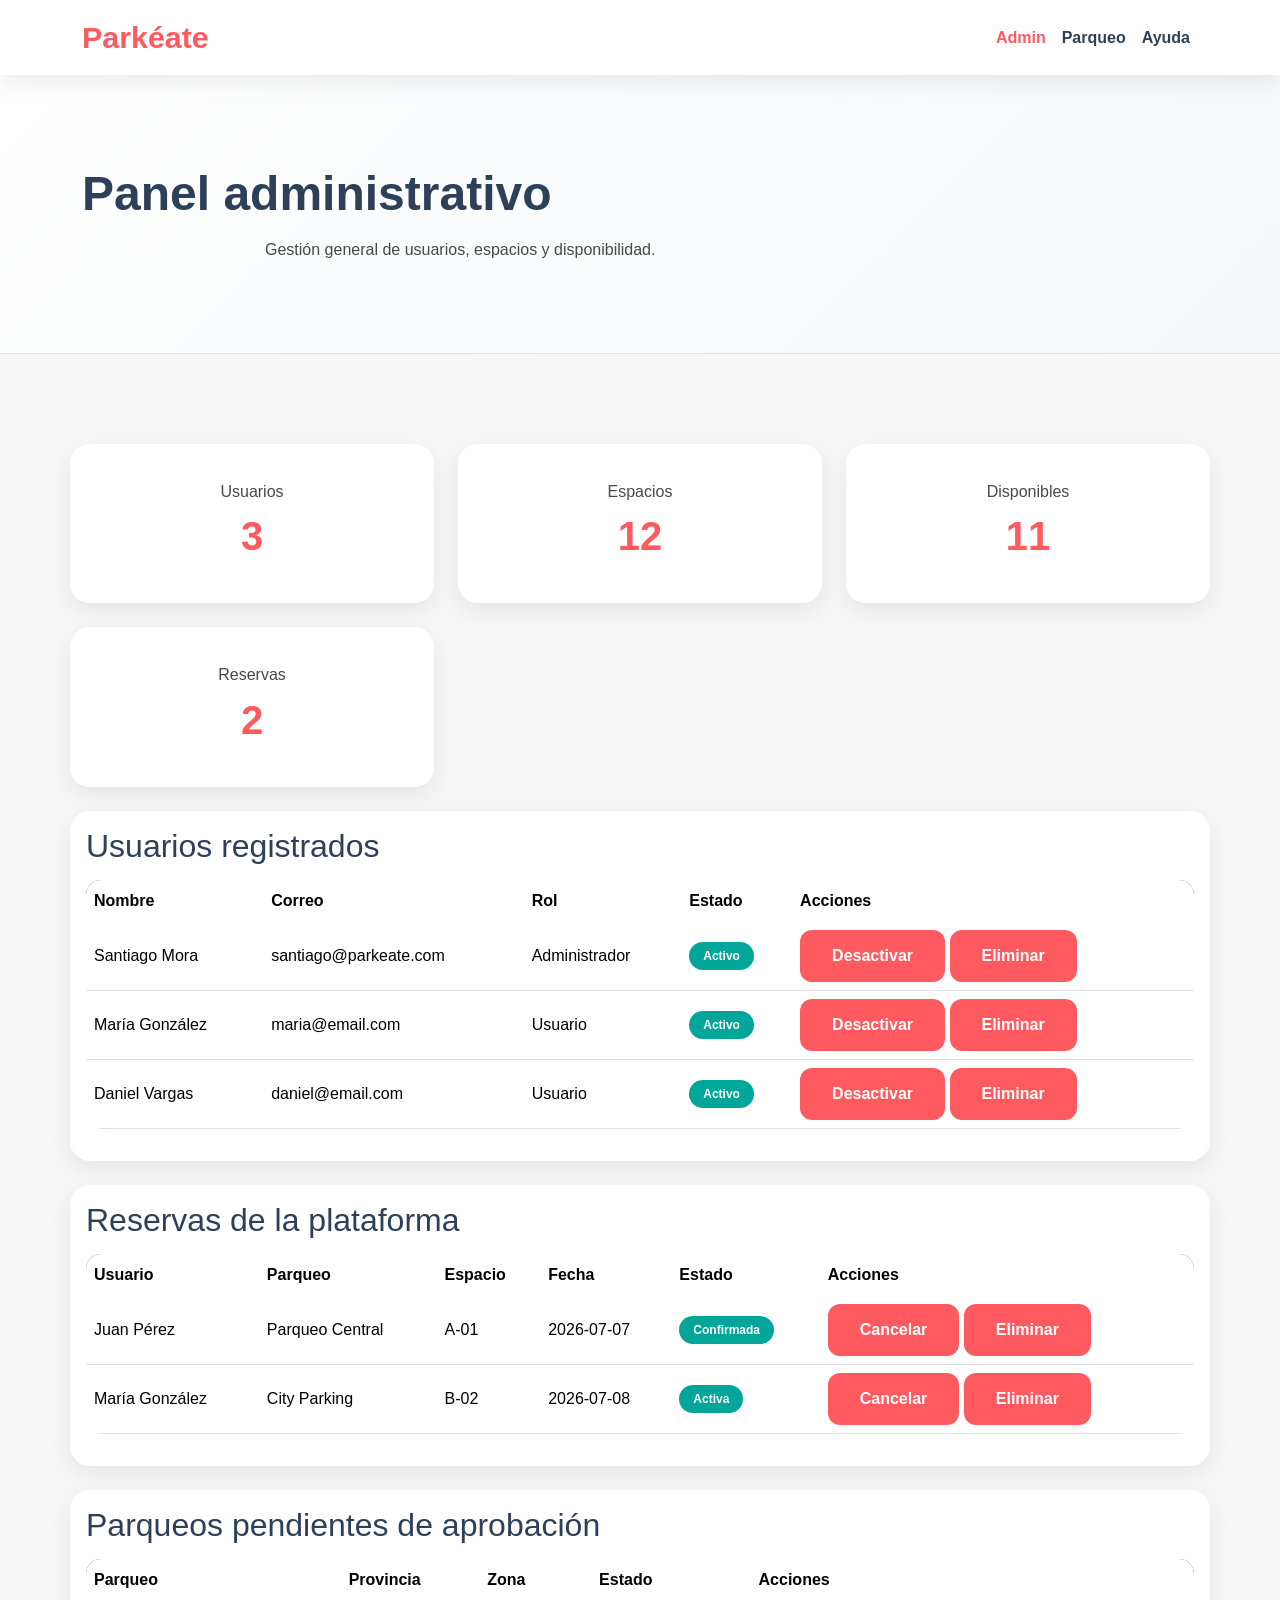
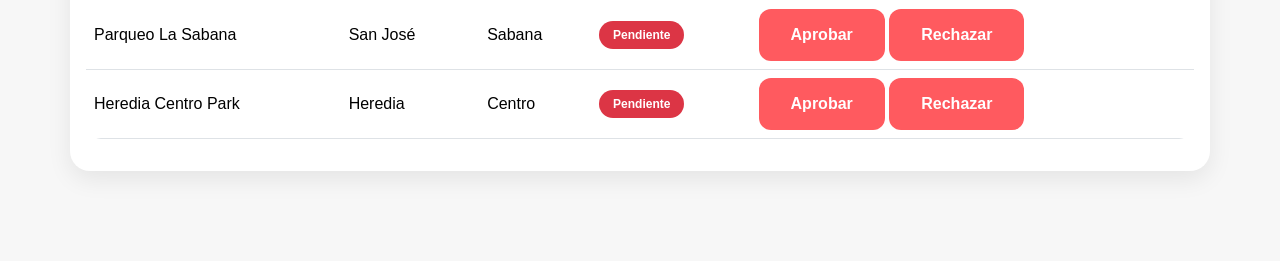
<file: pages/admin.html>
<!DOCTYPE html>
<html lang="es">

<head>
    <meta charset="UTF-8">
    <meta name="viewport" content="width=device-width, initial-scale=1.0">
    <title>Administración | Parkéate</title>
    <link href="https://cdn.jsdelivr.net/npm/bootstrap@5.3.7/dist/css/bootstrap.min.css" rel="stylesheet">
    <link rel="stylesheet" href="https://cdn.jsdelivr.net/npm/bootstrap-icons@1.13.1/font/bootstrap-icons.min.css">
    <link rel="stylesheet" href="../css/style.css">
</head>

<body>
    <nav class="navbar navbar-expand-lg sticky-top">
        <div class="container"><a class="navbar-brand" href="admin.html">Parkéate</a><button class="navbar-toggler"
                type="button" data-bs-toggle="collapse" data-bs-target="#menuPrincipal"><span
                    class="navbar-toggler-icon"></span></button>
            <div class="collapse navbar-collapse" id="menuPrincipal">
                <ul class="navbar-nav ms-auto">
                    <li class="nav-item"><a class="nav-link active" href="admin.html">Admin</a></li>
                    <li class="nav-item"><a class="nav-link" href="adminParqueo.html">Parqueo</a></li>
                    <li class="nav-item"><a class="nav-link" href="ayuda.html">Ayuda</a></li>
                </ul>
            </div>
        </div>
    </nav>
    <section class="hero-buscar">
        <div class="container">
            <h1>Panel administrativo</h1>
            <p>Gestión general de usuarios, espacios y disponibilidad.</p>
        </div>
    </section>
    <main class="container seccion">
        <div class="row g-4 mb-4">
            <div class="col-md-4">
                <div class="card-beneficio"><span>Usuarios</span><strong id="totalUsuarios"
                        class="contador d-block">0</strong></div>
            </div>
            <div class="col-md-4">
                <div class="card-beneficio"><span>Espacios</span><strong id="totalEspacios"
                        class="contador d-block">0</strong></div>
            </div>
            <div class="col-md-4">
                <div class="card-beneficio"><span>Disponibles</span><strong id="totalDisponibles"
                        class="contador d-block">0</strong></div>
            </div>
            <div class="col-md-4">
                <div class="card-beneficio"><span>Reservas</span><strong id="totalReservasAdmin"
                        class="contador d-block">0</strong></div>
            </div>
        </div>
        <div class="row g-4">
            <div class="col-12">
                <div class="card table-responsive">
                    <div class="card-body">
                        <h2>Usuarios registrados</h2>
                        <table class="table table-hover align-middle">
                            <thead>
                                <tr>
                                    <th>Nombre</th>
                                    <th>Correo</th>
                                    <th>Rol</th>
                                    <th>Estado</th>
                                    <th>Acciones</th>
                                </tr>
                            </thead>
                            <tbody id="tablaUsuariosAdmin"></tbody>
                        </table>
                    </div>
                </div>
            </div>
            <div class="col-12">
                <div class="card table-responsive">
                    <div class="card-body">
                        <h2>Reservas de la plataforma</h2>
                        <table class="table table-hover align-middle">
                            <thead>
                                <tr>
                                    <th>Usuario</th>
                                    <th>Parqueo</th>
                                    <th>Espacio</th>
                                    <th>Fecha</th>
                                    <th>Estado</th>
                                    <th>Acciones</th>
                                </tr>
                            </thead>
                            <tbody id="tablaReservasAdmin"></tbody>
                        </table>
                    </div>
                </div>
            </div>
            <div class="col-12">
                <div class="card table-responsive">
                    <div class="card-body">
                        <h2>Parqueos pendientes de aprobación</h2>
                        <table class="table table-hover align-middle">
                            <thead>
                                <tr>
                                    <th>Parqueo</th>
                                    <th>Provincia</th>
                                    <th>Zona</th>
                                    <th>Estado</th>
                                    <th>Acciones</th>
                                </tr>
                            </thead>
                            <tbody id="tablaSolicitudesParqueo"></tbody>
                        </table>
                    </div>
                </div>
            </div>
        </div>
    </main>
    <script src="https://cdn.jsdelivr.net/npm/bootstrap@5.3.7/dist/js/bootstrap.bundle.min.js"></script>
    <script src="../js/app.js"></script>
</body>

</html>
</file>
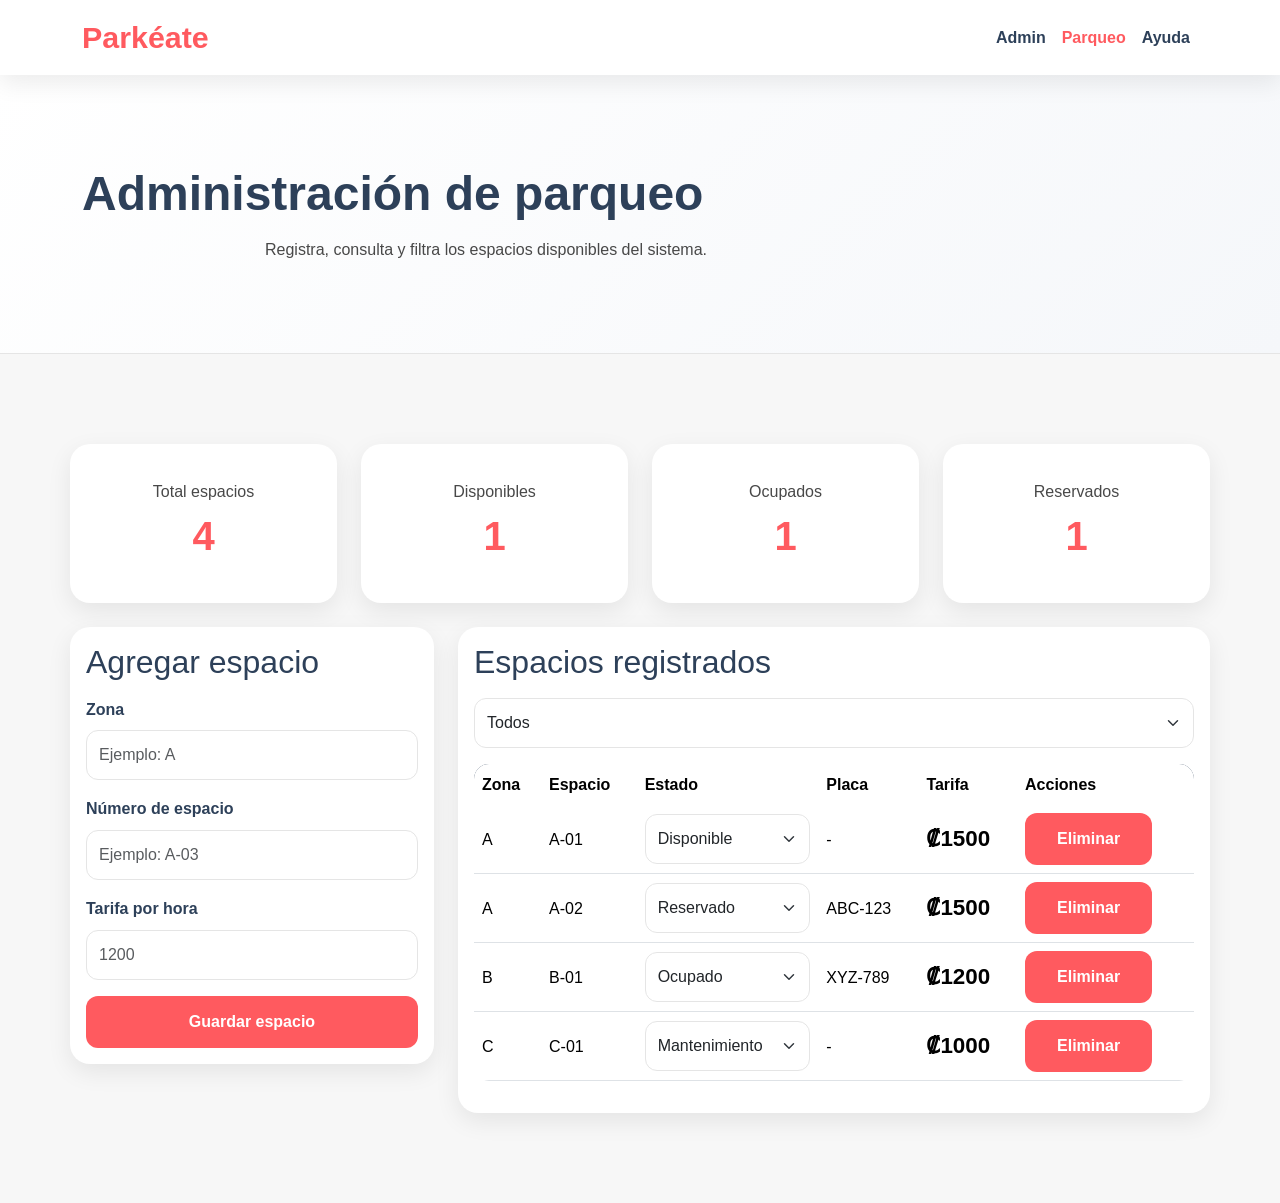
<file: pages/adminParqueo.html>
<!DOCTYPE html>
<html lang="es">

<head>
    <meta charset="UTF-8">
    <meta name="viewport" content="width=device-width, initial-scale=1.0">
    <title>Administración de Parqueo | Parkéate</title>
    <link href="https://cdn.jsdelivr.net/npm/bootstrap@5.3.7/dist/css/bootstrap.min.css" rel="stylesheet">
    <link rel="stylesheet" href="https://cdn.jsdelivr.net/npm/bootstrap-icons@1.13.1/font/bootstrap-icons.min.css">
    <link rel="stylesheet" href="../css/style.css">
</head>

<body>
    <nav class="navbar navbar-expand-lg sticky-top">
        <div class="container"><a class="navbar-brand" href="admin.html">Parkéate</a><button class="navbar-toggler"
                type="button" data-bs-toggle="collapse" data-bs-target="#menuPrincipal"><span
                    class="navbar-toggler-icon"></span></button>
            <div class="collapse navbar-collapse" id="menuPrincipal">
                <ul class="navbar-nav ms-auto">
                    <li class="nav-item"><a class="nav-link" href="admin.html">Admin</a></li>
                    <li class="nav-item"><a class="nav-link active" href="adminParqueo.html">Parqueo</a></li>
                    <li class="nav-item"><a class="nav-link" href="ayuda.html">Ayuda</a></li>
                </ul>
            </div>
        </div>
    </nav>
    <section class="hero-buscar">
        <div class="container">
            <h1>Administración de parqueo</h1>
            <p>Registra, consulta y filtra los espacios disponibles del sistema.</p>
        </div>
    </section>
    <main class="container seccion">
        <div class="row g-4 mb-4">
            <div class="col-md-3">
                <div class="card-beneficio"><span>Total espacios</span><strong id="estadisticaTotalEspacios"
                        class="contador d-block">0</strong></div>
            </div>
            <div class="col-md-3">
                <div class="card-beneficio"><span>Disponibles</span><strong id="estadisticaDisponibles"
                        class="contador d-block">0</strong></div>
            </div>
            <div class="col-md-3">
                <div class="card-beneficio"><span>Ocupados</span><strong id="estadisticaOcupados"
                        class="contador d-block">0</strong></div>
            </div>
            <div class="col-md-3">
                <div class="card-beneficio"><span>Reservados</span><strong id="estadisticaReservados"
                        class="contador d-block">0</strong></div>
            </div>
        </div>
        <div class="row g-4">
            <div class="col-lg-4">
                <div class="card">
                    <div class="card-body">
                        <h2>Agregar espacio</h2>
                        <form id="formParqueo">
                            <div class="mb-3"><label class="form-label">Zona</label><input id="zonaParqueo"
                                    class="form-control" placeholder="Ejemplo: A"></div>
                            <div class="mb-3"><label class="form-label">Número de espacio</label><input
                                    id="numeroParqueo" class="form-control" placeholder="Ejemplo: A-03"></div>
                            <div class="mb-3"><label class="form-label">Tarifa por hora</label><input id="tarifaParqueo"
                                    type="number" class="form-control" placeholder="1200"></div><button
                                class="btn btn-parkeate w-100" type="submit">Guardar espacio</button>
                        </form>
                    </div>
                </div>
            </div>
            <div class="col-lg-8">
                <div class="card table-responsive">
                    <div class="card-body">
                        <div class="d-flex justify-content-between align-items-center gap-3 flex-wrap mb-3">
                            <h2 class="mb-0">Espacios registrados</h2><select id="filtroParqueo"
                                class="form-select filtro-parqueo">
                                <option>Todos</option>
                                <option>Disponible</option>
                                <option>Ocupado</option>
                                <option>Reservado</option>
                                <option>Mantenimiento</option>
                            </select>
                        </div>
                        <table class="table table-hover align-middle">
                            <thead>
                                <tr>
                                    <th>Zona</th>
                                    <th>Espacio</th>
                                    <th>Estado</th>
                                    <th>Placa</th>
                                    <th>Tarifa</th>
                                    <th>Acciones</th>
                                </tr>
                            </thead>
                            <tbody id="tablaParqueosAdmin"></tbody>
                        </table>
                    </div>
                </div>
            </div>
        </div>
    </main>
    <script src="https://cdn.jsdelivr.net/npm/bootstrap@5.3.7/dist/js/bootstrap.bundle.min.js"></script>
    <script src="../js/app.js"></script>
</body>

</html>
</file>
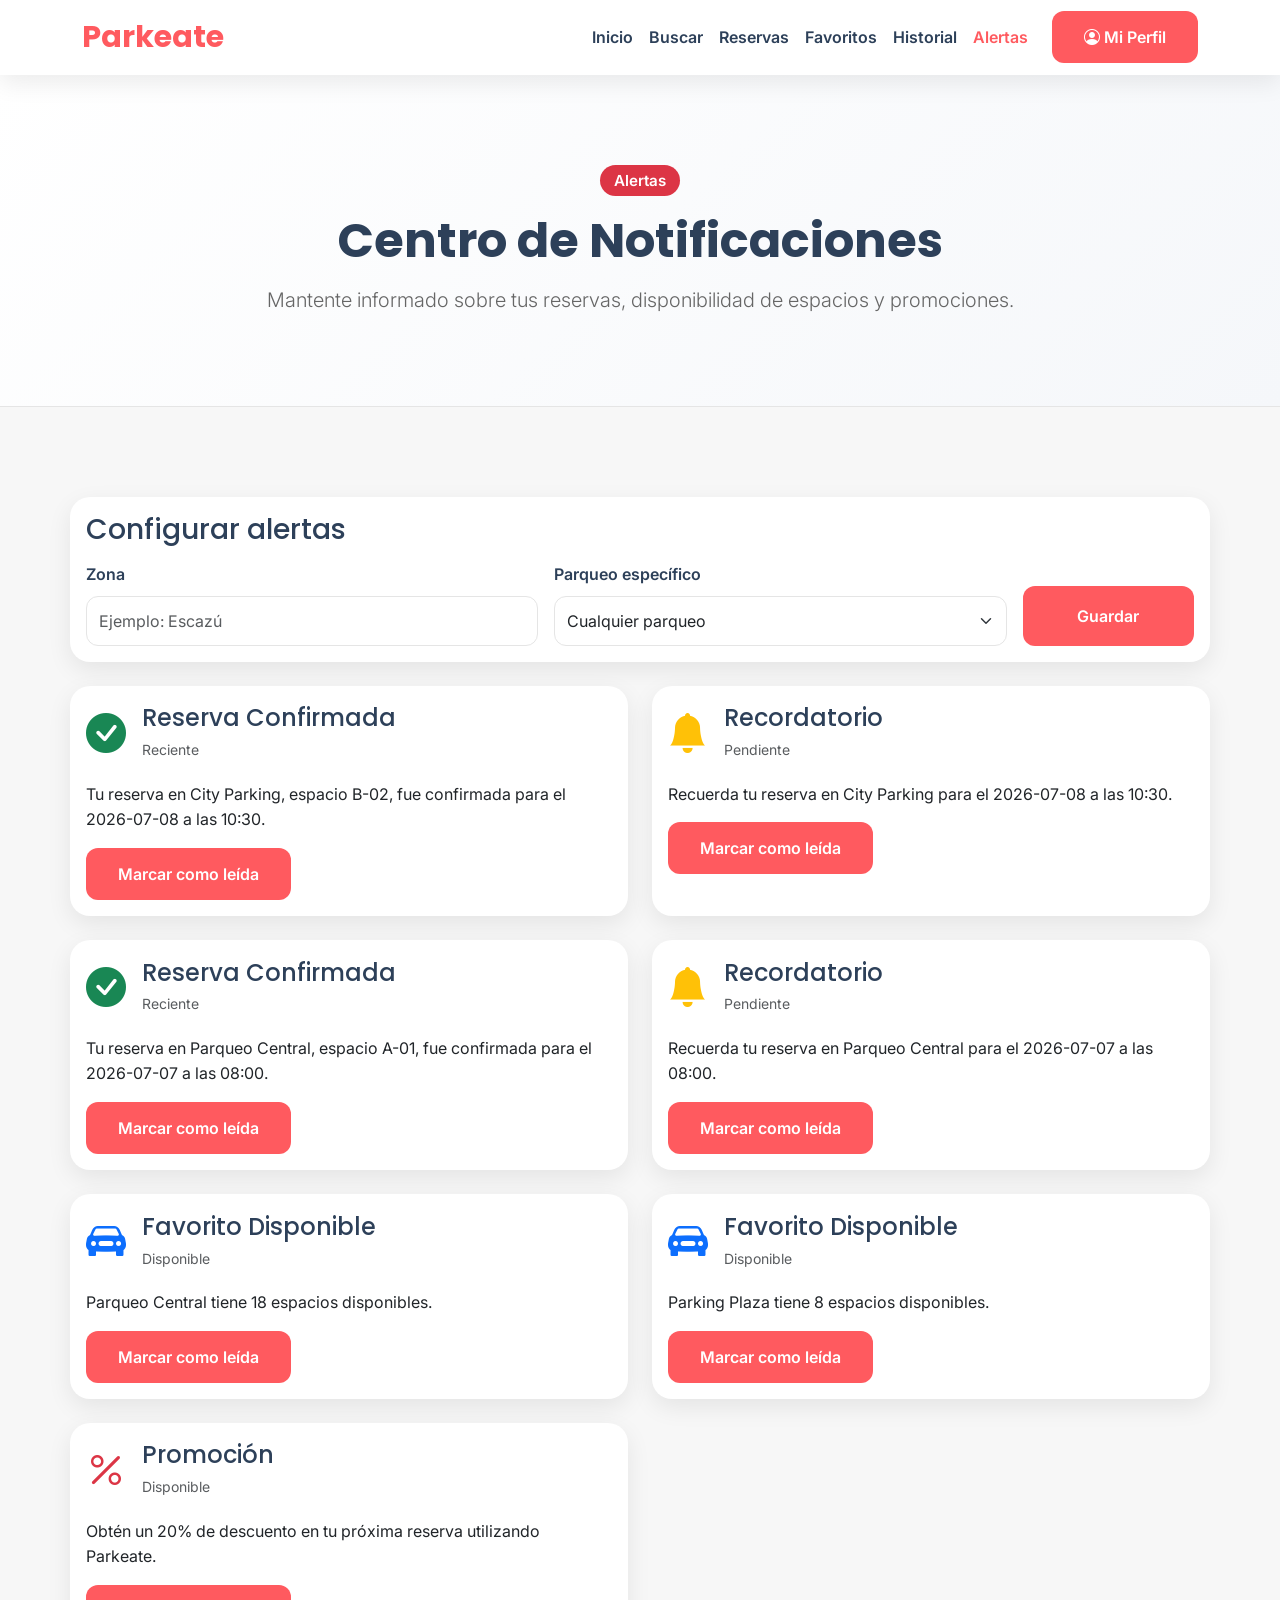
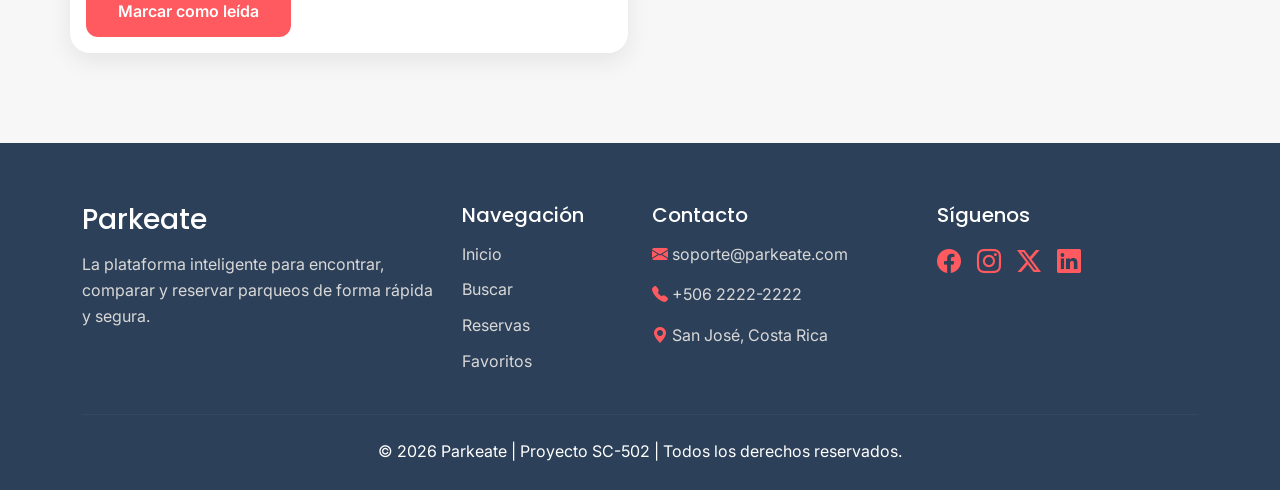
<file: pages/alertas.html>
<!DOCTYPE html>
<html lang="es">

<head>
    <meta charset="UTF-8">
    <meta name="viewport" content="width=device-width, initial-scale=1.0">
    <title>Alertas | Parkeate</title>
    <link href="https://cdn.jsdelivr.net/npm/bootstrap@5.3.7/dist/css/bootstrap.min.css" rel="stylesheet">
    <link rel="stylesheet" href="https://cdn.jsdelivr.net/npm/bootstrap-icons@1.13.1/font/bootstrap-icons.min.css">
    <link rel="preconnect" href="https://fonts.googleapis.com">
    <link rel="preconnect" href="https://fonts.gstatic.com" crossorigin>
    <link
        href="https://fonts.googleapis.com/css2?family=Poppins:wght@400;500;600;700&family=Inter:wght@300;400;500;600&display=swap"
        rel="stylesheet">
    <link rel="stylesheet" href="../css/style.css">
</head>

<body>
    <nav class="navbar navbar-expand-lg sticky-top">
        <div class="container"><a class="navbar-brand" href="../index.html"> Parkeate </a><button class="navbar-toggler"
                type="button" data-bs-toggle="collapse" data-bs-target="#menu"><span
                    class="navbar-toggler-icon"></span></button>
            <div class="collapse navbar-collapse" id="menu">
                <ul class="navbar-nav ms-auto align-items-lg-center">
                    <li class="nav-item"><a class="nav-link" href="../index.html"> Inicio </a></li>
                    <li class="nav-item"><a class="nav-link" href="buscar.html"> Buscar </a></li>
                    <li class="nav-item"><a class="nav-link" href="reservas.html"> Reservas </a></li>
                    <li class="nav-item"><a class="nav-link" href="favoritos.html"> Favoritos </a></li>
                    <li class="nav-item"><a class="nav-link" href="historial.html"> Historial </a></li>
                    <li class="nav-item"><a class="nav-link active" href="alertas.html"> Alertas </a></li>
                    <li class="nav-item ms-lg-3"><a href="perfil.html" class="btn btn-parkeate"><i
                                class="bi bi-person-circle"></i> Mi Perfil </a></li>
                </ul>
            </div>
        </div>
    </nav>
    <section class="hero-buscar">
        <div class="container text-center"><span class="badge bg-danger mb-3"> Alertas </span>
            <h1> Centro de Notificaciones </h1>
            <p class="lead"> Mantente informado sobre tus reservas, disponibilidad de espacios y promociones. </p>
        </div>
    </section>
    <section class="container seccion">
        <div class="card mb-4">
            <div class="card-body">
                <h3>Configurar alertas</h3>
                <form id="formConfigAlertas" class="row g-3">
                    <div class="col-md-5"><label for="alertaZona" class="form-label">Zona</label><input id="alertaZona"
                            class="form-control" placeholder="Ejemplo: Escazú"></div>
                    <div class="col-md-5"><label for="alertaParqueo" class="form-label">Parqueo
                            específico</label><select id="alertaParqueo" class="form-select">
                            <option value="">Cualquier parqueo</option>
                        </select></div>
                    <div class="col-md-2 d-grid"><button type="submit" class="btn btn-parkeate mt-md-4">Guardar</button>
                    </div>
                </form>
                <div id="mensajeConfigAlertas" class="alert alert-success d-none mt-3"> Configuración de alertas
                    guardada. </div>
            </div>
        </div>
        <div id="contenedor-alertas" class="row g-4">
            <div class="col-lg-6">
                <div class="card h-100">
                    <div class="card-body">
                        <div class="d-flex align-items-center mb-3"><i
                                class="bi bi-check-circle-fill text-success fs-1 me-3"></i>
                            <div>
                                <h4 class="mb-1"> Reserva Confirmada </h4><small class="text-muted"> Hace 5 minutos
                                </small>
                            </div>
                        </div>
                        <p> Tu reserva para el parqueo <strong>A-01</strong> fue confirmada exitosamente. </p>
                    </div>
                </div>
            </div>
            <div class="col-lg-6">
                <div class="card h-100">
                    <div class="card-body">
                        <div class="d-flex align-items-center mb-3"><i
                                class="bi bi-car-front-fill text-primary fs-1 me-3"></i>
                            <div>
                                <h4 class="mb-1"> Espacio Disponible </h4><small class="text-muted"> Hace 20 minutos
                                </small>
                            </div>
                        </div>
                        <p> Se liberó un espacio cerca de tu ubicación actual. </p>
                    </div>
                </div>
            </div>
            <div class="col-lg-6">
                <div class="card h-100">
                    <div class="card-body">
                        <div class="d-flex align-items-center mb-3"><i
                                class="bi bi-bell-fill text-warning fs-1 me-3"></i>
                            <div>
                                <h4 class="mb-1"> Recordatorio </h4><small class="text-muted"> Hoy </small>
                            </div>
                        </div>
                        <p> Tu reserva inicia en 30 minutos. </p>
                    </div>
                </div>
            </div>
            <div class="col-lg-6">
                <div class="card h-100">
                    <div class="card-body">
                        <div class="d-flex align-items-center mb-3"><i class="bi bi-percent text-danger fs-1 me-3"></i>
                            <div>
                                <h4 class="mb-1"> Promoción </h4><small class="text-muted"> Disponible </small>
                            </div>
                        </div>
                        <p> Obtén un <strong>20% de descuento</strong> en tu próxima reserva utilizando Parkeate. </p>
                    </div>
                </div>
            </div>
        </div>
    </section>
    <footer>
        <div class="container">
            <div class="row gy-4">
                <div class="col-lg-4">
                    <h3 class="mb-3"> Parkeate </h3>
                    <p> La plataforma inteligente para encontrar, comparar y reservar parqueos de forma rápida y segura.
                    </p>
                </div>
                <div class="col-lg-2">
                    <h5> Navegación </h5>
                    <ul class="list-unstyled">
                        <li><a href="../index.html"> Inicio </a></li>
                        <li><a href="buscar.html"> Buscar </a></li>
                        <li><a href="reservas.html"> Reservas </a></li>
                        <li><a href="favoritos.html"> Favoritos </a></li>
                    </ul>
                </div>
                <div class="col-lg-3">
                    <h5> Contacto </h5>
                    <p><i class="bi bi-envelope-fill"></i> soporte@parkeate.com </p>
                    <p><i class="bi bi-telephone-fill"></i> +506 2222-2222 </p>
                    <p><i class="bi bi-geo-alt-fill"></i> San José, Costa Rica </p>
                </div>
                <div class="col-lg-3">
                    <h5> Síguenos </h5>
                    <div class="d-flex gap-3 mt-3"><i class="bi bi-facebook fs-4"></i><i
                            class="bi bi-instagram fs-4"></i><i class="bi bi-twitter-x fs-4"></i><i
                            class="bi bi-linkedin fs-4"></i></div>
                </div>
            </div>
            <hr class="my-4">
            <div class="text-center"> © 2026 Parkeate | Proyecto SC-502 | Todos los derechos reservados. </div>
        </div>
    </footer>
    <script src="https://cdn.jsdelivr.net/npm/bootstrap@5.3.7/dist/js/bootstrap.bundle.min.js"></script>
    <script src="../js/app.js"></script>
</body>

</html>
</file>
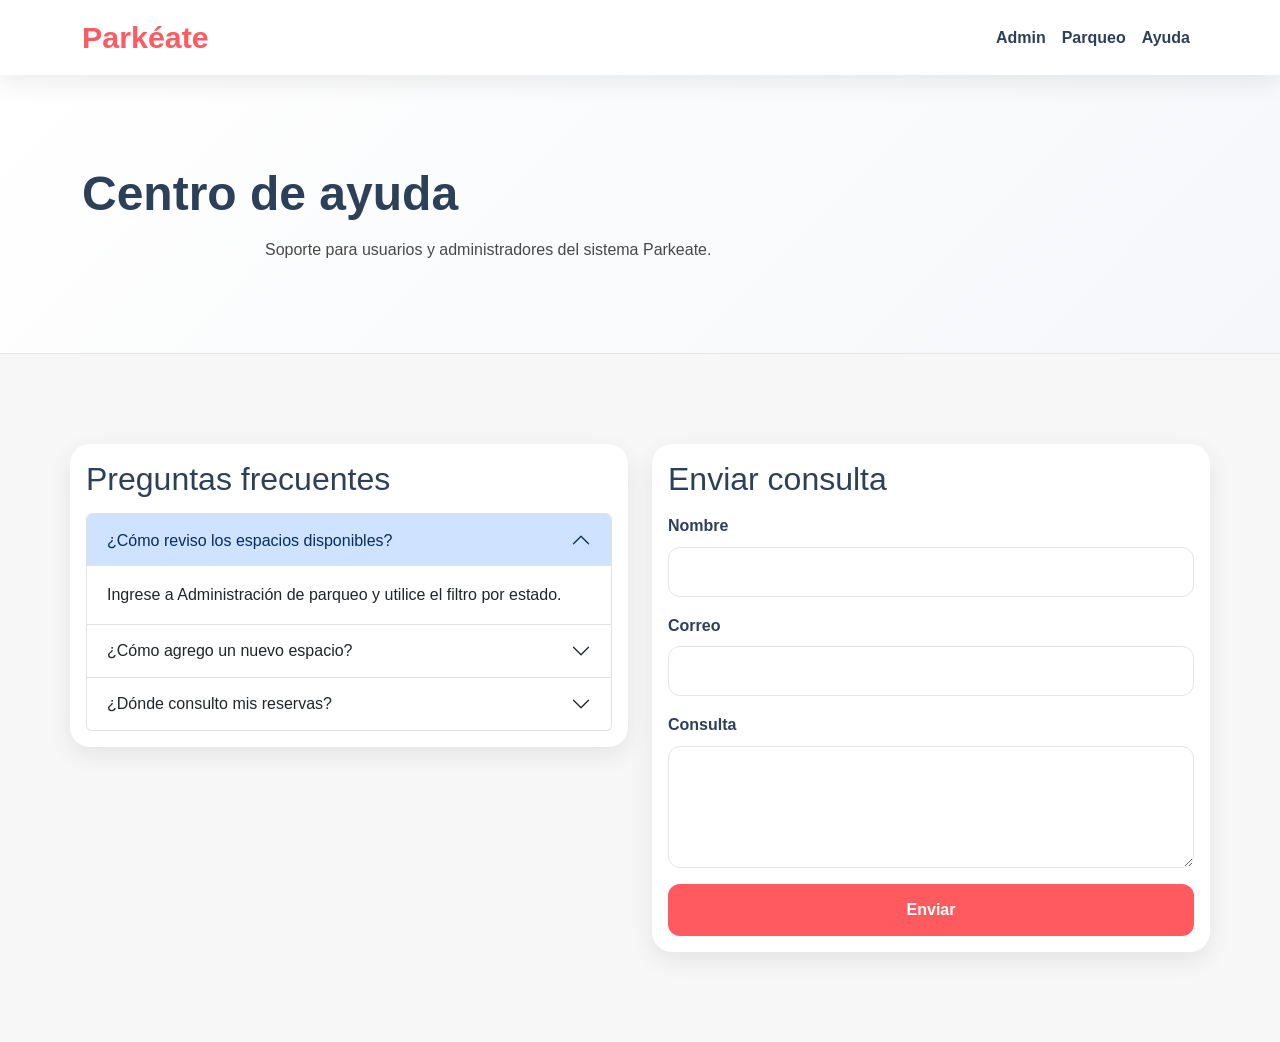
<file: pages/ayuda.html>
<!DOCTYPE html>
<html lang="es">

<head>
    <meta charset="UTF-8">
    <meta name="viewport" content="width=device-width, initial-scale=1.0">
    <title>Ayuda | Parkéate</title>
    <link href="https://cdn.jsdelivr.net/npm/bootstrap@5.3.7/dist/css/bootstrap.min.css" rel="stylesheet">
    <link rel="stylesheet" href="https://cdn.jsdelivr.net/npm/bootstrap-icons@1.13.1/font/bootstrap-icons.min.css">
    <link rel="stylesheet" href="../css/style.css">
</head>

<body>
    <nav class="navbar navbar-expand-lg sticky-top">
        <div class="container"><a class="navbar-brand" href="admin.html">Parkéate</a><button class="navbar-toggler"
                type="button" data-bs-toggle="collapse" data-bs-target="#menuPrincipal"><span
                    class="navbar-toggler-icon"></span></button>
            <div class="collapse navbar-collapse" id="menuPrincipal">
                <ul class="navbar-nav ms-auto">
                    <li class="nav-item"><a class="nav-link" href="admin.html">Admin</a></li>
                    <li class="nav-item"><a class="nav-link" href="adminParqueo.html">Parqueo</a></li>
                    <li class="nav-item"><a class="nav-link" href="ayuda.html">Ayuda</a></li>
                </ul>
            </div>
        </div>
    </nav>
    <section class="hero-buscar">
        <div class="container">
            <h1>Centro de ayuda</h1>
            <p>Soporte para usuarios y administradores del sistema Parkeate.</p>
        </div>
    </section>
    <main class="container seccion">
        <div class="row g-4">
            <div class="col-lg-6">
                <div class="card">
                    <div class="card-body">
                        <h2>Preguntas frecuentes</h2>
                        <div class="accordion" id="faqAyuda">
                            <div class="accordion-item">
                                <h2 class="accordion-header"><button class="accordion-button" type="button"
                                        data-bs-toggle="collapse" data-bs-target="#faq1">¿Cómo reviso los espacios
                                        disponibles?</button></h2>
                                <div id="faq1" class="accordion-collapse collapse show" data-bs-parent="#faqAyuda">
                                    <div class="accordion-body">Ingrese a Administración de parqueo y utilice el filtro
                                        por estado.</div>
                                </div>
                            </div>
                            <div class="accordion-item">
                                <h2 class="accordion-header"><button class="accordion-button collapsed" type="button"
                                        data-bs-toggle="collapse" data-bs-target="#faq2">¿Cómo agrego un nuevo
                                        espacio?</button></h2>
                                <div id="faq2" class="accordion-collapse collapse" data-bs-parent="#faqAyuda">
                                    <div class="accordion-body">Complete zona, número de espacio y tarifa. Luego
                                        presione Guardar espacio.</div>
                                </div>
                            </div>
                            <div class="accordion-item">
                                <h2 class="accordion-header"><button class="accordion-button collapsed" type="button"
                                        data-bs-toggle="collapse" data-bs-target="#faq3">¿Dónde consulto mis
                                        reservas?</button></h2>
                                <div id="faq3" class="accordion-collapse collapse" data-bs-parent="#faqAyuda">
                                    <div class="accordion-body">Las reservas se visualizan desde la página Reservas y el
                                        Historial.</div>
                                </div>
                            </div>
                        </div>
                    </div>
                </div>
            </div>
            <div class="col-lg-6">
                <div class="card">
                    <div class="card-body">
                        <h2>Enviar consulta</h2>
                        <div id="mensajeAyuda" class="alert alert-success d-none">Consulta enviada correctamente.</div>
                        <form id="formAyuda">
                            <div class="mb-3"><label class="form-label">Nombre</label><input id="nombreAyuda"
                                    class="form-control"></div>
                            <div class="mb-3"><label class="form-label">Correo</label><input id="correoAyuda"
                                    type="email" class="form-control"></div>
                            <div class="mb-3"><label class="form-label">Consulta</label><textarea id="consultaAyuda"
                                    class="form-control" rows="4"></textarea></div><button
                                class="btn btn-parkeate w-100" type="submit">Enviar</button>
                        </form>
                    </div>
                </div>
            </div>
        </div>
    </main>
    <script src="https://cdn.jsdelivr.net/npm/bootstrap@5.3.7/dist/js/bootstrap.bundle.min.js"></script>
    <script src="../js/app.js"></script>
</body>

</html>
</file>
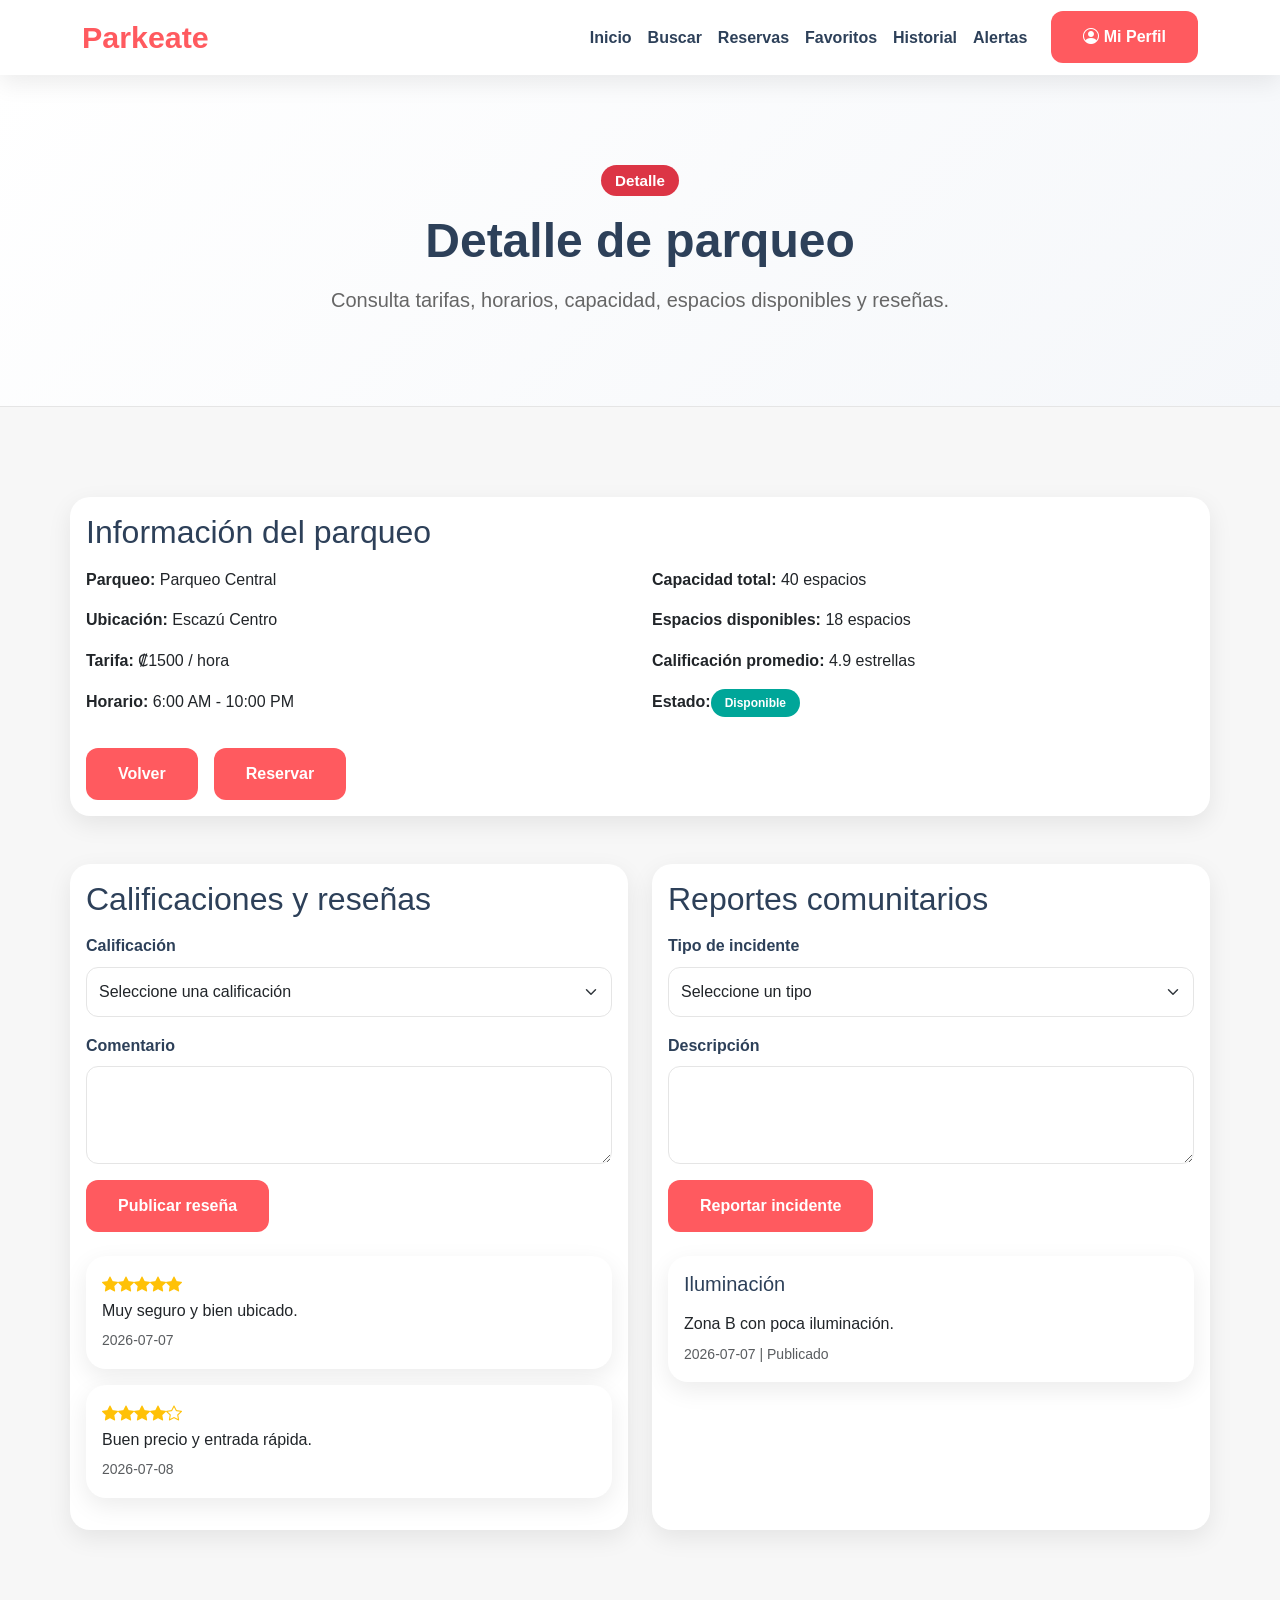
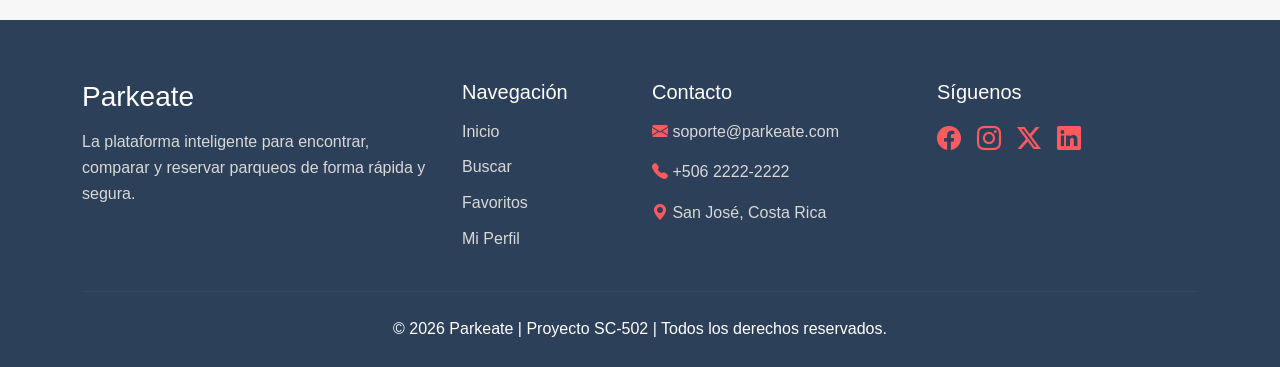
<file: pages/detalle.html>
<!DOCTYPE html>
<html lang="es">

<head>
    <meta charset="UTF-8">
    <meta name="viewport" content="width=device-width, initial-scale=1.0">
    <title>Detalle de Parqueo | Parkeate</title>
    <link href="https://cdn.jsdelivr.net/npm/bootstrap@5.3.7/dist/css/bootstrap.min.css" rel="stylesheet">
    <link rel="stylesheet" href="https://cdn.jsdelivr.net/npm/bootstrap-icons@1.13.1/font/bootstrap-icons.min.css">
    <link rel="stylesheet" href="../css/style.css">
</head>

<body>
    <nav class="navbar navbar-expand-lg sticky-top">
        <div class="container"><a class="navbar-brand" href="../index.html">Parkeate</a><button class="navbar-toggler"
                type="button" data-bs-toggle="collapse" data-bs-target="#menu"><span
                    class="navbar-toggler-icon"></span></button>
            <div class="collapse navbar-collapse" id="menu">
                <ul class="navbar-nav ms-auto align-items-lg-center">
                    <li class="nav-item"><a class="nav-link" href="../index.html">Inicio</a></li>
                    <li class="nav-item"><a class="nav-link" href="buscar.html">Buscar</a></li>
                    <li class="nav-item"><a class="nav-link" href="reservas.html">Reservas</a></li>
                    <li class="nav-item"><a class="nav-link" href="favoritos.html">Favoritos</a></li>
                    <li class="nav-item"><a class="nav-link" href="historial.html">Historial</a></li>
                    <li class="nav-item"><a class="nav-link" href="alertas.html">Alertas</a></li>
                    <li class="nav-item ms-lg-3"><a href="perfil.html" class="btn btn-parkeate"><i
                                class="bi bi-person-circle"></i> Mi Perfil </a></li>
                </ul>
            </div>
        </div>
    </nav>
    <section class="hero-buscar">
        <div class="container text-center"><span class="badge bg-danger mb-3">Detalle</span>
            <h1>Detalle de parqueo</h1>
            <p class="lead">Consulta tarifas, horarios, capacidad, espacios disponibles y reseñas.</p>
        </div>
    </section>
    <main class="container seccion">
        <div class="card">
            <div class="card-body">
                <h2>Información del parqueo</h2>
                <div class="row g-4">
                    <div class="col-md-6">
                        <p><strong>Parqueo:</strong> Parqueo Central</p>
                        <p><strong>Ubicación:</strong> Escazú Centro</p>
                        <p><strong>Tarifa:</strong> ₡1500 / hora</p>
                        <p><strong>Horario:</strong> 6:00 AM - 10:00 PM</p>
                    </div>
                    <div class="col-md-6">
                        <p><strong>Capacidad total:</strong> 40 espacios</p>
                        <p><strong>Espacios disponibles:</strong> 18 espacios</p>
                        <p><strong>Calificación promedio:</strong> 4.9 estrellas</p>
                        <p><strong>Estado:</strong><span class="badge bg-success">Disponible</span></p>
                    </div>
                </div>
                <div class="d-flex gap-3 flex-wrap mt-3"><a href="buscar.html" class="btn btn-parkeate">Volver</a><a
                        href="reservas.html" class="btn btn-parkeate">Reservar</a></div>
            </div>
        </div>
        <div class="row g-4 mt-4">
            <div class="col-lg-6">
                <div class="card h-100">
                    <div class="card-body">
                        <h2>Calificaciones y reseñas</h2>
                        <form id="formResena">
                            <div class="mb-3"><label class="form-label"
                                    for="calificacionResena">Calificación</label><select id="calificacionResena"
                                    class="form-select">
                                    <option value="">Seleccione una calificación</option>
                                    <option value="5">5 estrellas</option>
                                    <option value="4">4 estrellas</option>
                                    <option value="3">3 estrellas</option>
                                    <option value="2">2 estrellas</option>
                                    <option value="1">1 estrella</option>
                                </select></div>
                            <div class="mb-3"><label class="form-label"
                                    for="comentarioResena">Comentario</label><textarea id="comentarioResena"
                                    class="form-control" rows="3"></textarea></div><button class="btn btn-parkeate"
                                type="submit">Publicar reseña</button>
                        </form>
                        <div id="listaResenas" class="mt-4"></div>
                    </div>
                </div>
            </div>
            <div class="col-lg-6">
                <div class="card h-100">
                    <div class="card-body">
                        <h2>Reportes comunitarios</h2>
                        <form id="formIncidente">
                            <div class="mb-3"><label class="form-label" for="tipoIncidente">Tipo de
                                    incidente</label><select id="tipoIncidente" class="form-select">
                                    <option value="">Seleccione un tipo</option>
                                    <option>Seguridad</option>
                                    <option>Iluminación</option>
                                    <option>Limpieza</option>
                                    <option>Condiciones del estacionamiento</option>
                                </select></div>
                            <div class="mb-3"><label class="form-label"
                                    for="descripcionIncidente">Descripción</label><textarea id="descripcionIncidente"
                                    class="form-control" rows="3"></textarea></div><button class="btn btn-parkeate"
                                type="submit">Reportar incidente</button>
                        </form>
                        <div id="listaIncidentes" class="mt-4"></div>
                    </div>
                </div>
            </div>
        </div>
    </main>
    <footer>
        <div class="container">
            <div class="row gy-4">
                <div class="col-lg-4">
                    <h3 class="mb-3">Parkeate</h3>
                    <p>La plataforma inteligente para encontrar, comparar y reservar parqueos de forma rápida y segura.
                    </p>
                </div>
                <div class="col-lg-2">
                    <h5>Navegación</h5>
                    <ul class="list-unstyled">
                        <li><a href="../index.html">Inicio</a></li>
                        <li><a href="buscar.html">Buscar</a></li>
                        <li><a href="favoritos.html">Favoritos</a></li>
                        <li><a href="perfil.html">Mi Perfil</a></li>
                    </ul>
                </div>
                <div class="col-lg-3">
                    <h5>Contacto</h5>
                    <p><i class="bi bi-envelope-fill"></i> soporte@parkeate.com</p>
                    <p><i class="bi bi-telephone-fill"></i> +506 2222-2222</p>
                    <p><i class="bi bi-geo-alt-fill"></i> San José, Costa Rica</p>
                </div>
                <div class="col-lg-3">
                    <h5>Síguenos</h5>
                    <div class="d-flex gap-3 mt-3"><i class="bi bi-facebook fs-4"></i><i
                            class="bi bi-instagram fs-4"></i><i class="bi bi-twitter-x fs-4"></i><i
                            class="bi bi-linkedin fs-4"></i></div>
                </div>
            </div>
            <hr class="my-4">
            <div class="text-center">© 2026 Parkeate | Proyecto SC-502 | Todos los derechos reservados.</div>
        </div>
    </footer>
    <script src="https://cdn.jsdelivr.net/npm/bootstrap@5.3.7/dist/js/bootstrap.bundle.min.js"></script>
    <script src="../js/app.js"></script>
</body>

</html>
</file>
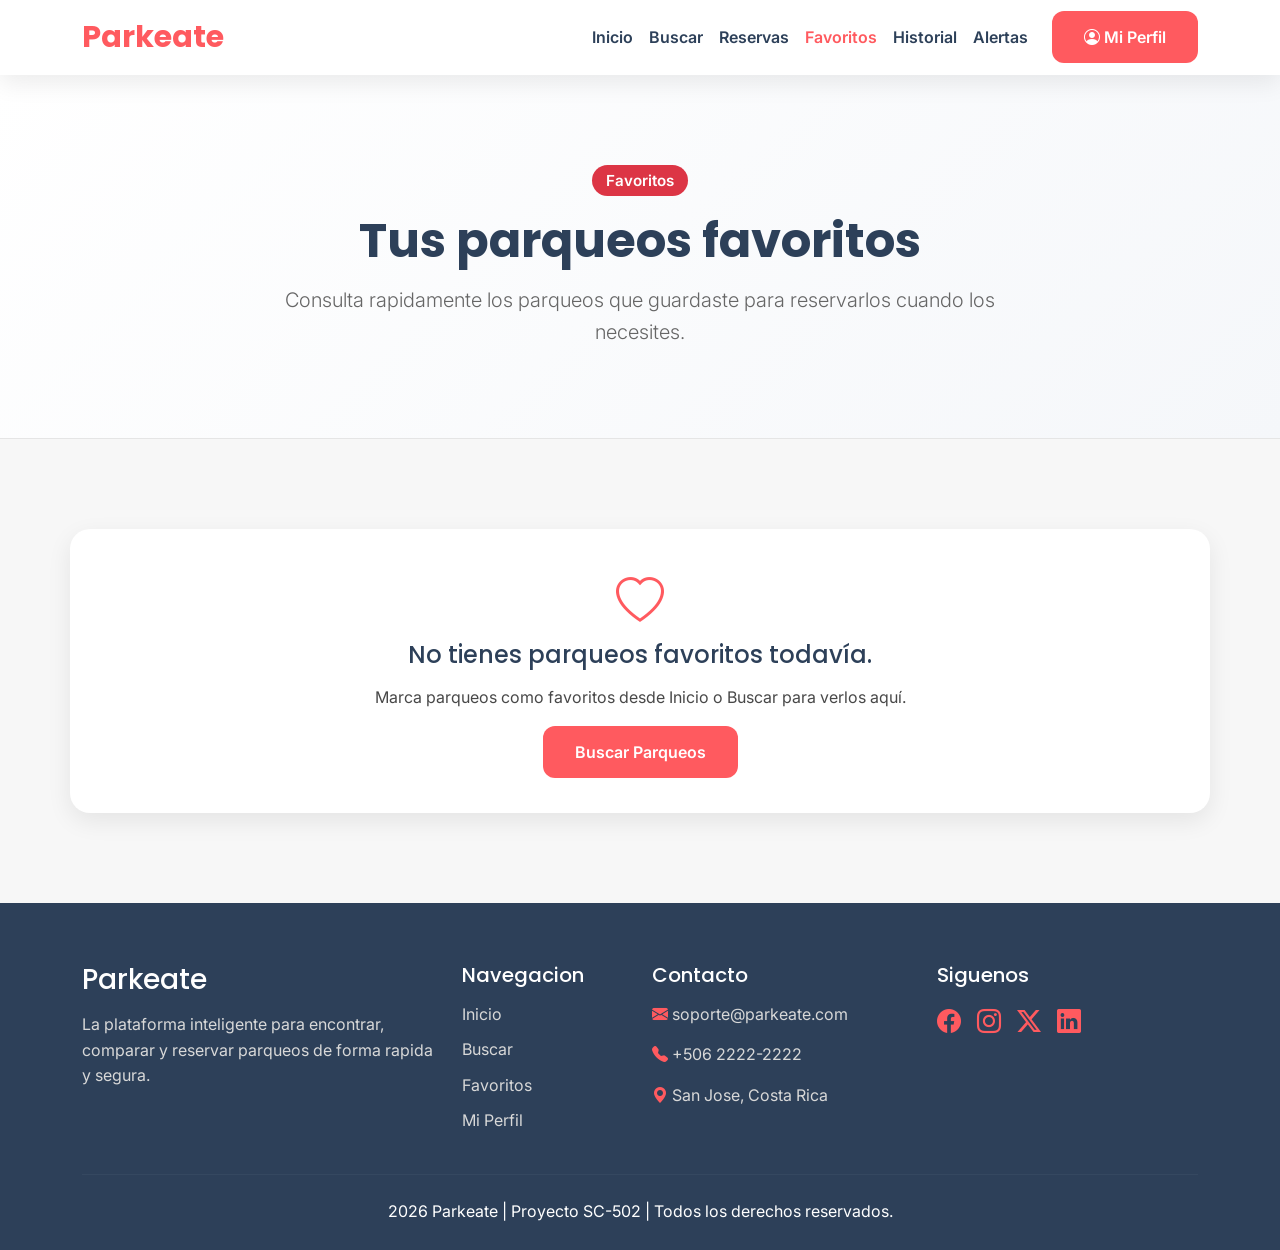
<file: pages/favoritos.html>
<!DOCTYPE html>
<html lang="es">

<head>
    <meta charset="UTF-8">
    <meta name="viewport" content="width=device-width, initial-scale=1.0">
    <title>Favoritos | Parkeate</title>
    <link href="https://cdn.jsdelivr.net/npm/bootstrap@5.3.7/dist/css/bootstrap.min.css" rel="stylesheet">
    <link rel="stylesheet" href="https://cdn.jsdelivr.net/npm/bootstrap-icons@1.13.1/font/bootstrap-icons.min.css">
    <link rel="preconnect" href="https://fonts.googleapis.com">
    <link rel="preconnect" href="https://fonts.gstatic.com" crossorigin>
    <link
        href="https://fonts.googleapis.com/css2?family=Poppins:wght@400;500;600;700&family=Inter:wght@300;400;500;600&display=swap"
        rel="stylesheet">
    <link rel="stylesheet" href="../css/style.css">
</head>

<body>
    <nav class="navbar navbar-expand-lg sticky-top">
        <div class="container"><a class="navbar-brand" href="../index.html"> Parkeate </a><button class="navbar-toggler"
                type="button" data-bs-toggle="collapse" data-bs-target="#menu"><span
                    class="navbar-toggler-icon"></span></button>
            <div class="collapse navbar-collapse" id="menu">
                <ul class="navbar-nav ms-auto align-items-lg-center">
                    <li class="nav-item"><a class="nav-link" href="../index.html"> Inicio </a></li>
                    <li class="nav-item"><a class="nav-link" href="buscar.html"> Buscar </a></li>
                    <li class="nav-item"><a class="nav-link" href="reservas.html"> Reservas </a></li>
                    <li class="nav-item"><a class="nav-link active" href="favoritos.html"> Favoritos </a></li>
                    <li class="nav-item"><a class="nav-link" href="historial.html"> Historial </a></li>
                    <li class="nav-item"><a class="nav-link" href="alertas.html"> Alertas </a></li>
                    <li class="nav-item ms-lg-3"><a href="perfil.html" class="btn btn-parkeate"><i
                                class="bi bi-person-circle"></i> Mi Perfil </a></li>
                </ul>
            </div>
        </div>
    </nav>
    <section class="hero-buscar">
        <div class="container text-center"><span class="badge bg-danger mb-3"> Favoritos </span>
            <h1> Tus parqueos favoritos </h1>
            <p class="lead"> Consulta rapidamente los parqueos que guardaste para reservarlos cuando los necesites. </p>
        </div>
    </section>
    <section class="container seccion">
        <div id="contenedor-favoritos" class="row g-4"></div>
    </section>
    <footer>
        <div class="container">
            <div class="row gy-4">
                <div class="col-lg-4">
                    <h3 class="mb-3"> Parkeate </h3>
                    <p> La plataforma inteligente para encontrar, comparar y reservar parqueos de forma rapida y segura.
                    </p>
                </div>
                <div class="col-lg-2">
                    <h5> Navegacion </h5>
                    <ul class="list-unstyled">
                        <li><a href="../index.html"> Inicio </a></li>
                        <li><a href="buscar.html"> Buscar </a></li>
                        <li><a href="favoritos.html"> Favoritos </a></li>
                        <li><a href="perfil.html"> Mi Perfil </a></li>
                    </ul>
                </div>
                <div class="col-lg-3">
                    <h5> Contacto </h5>
                    <p><i class="bi bi-envelope-fill"></i> soporte@parkeate.com </p>
                    <p><i class="bi bi-telephone-fill"></i> +506 2222-2222 </p>
                    <p><i class="bi bi-geo-alt-fill"></i> San Jose, Costa Rica </p>
                </div>
                <div class="col-lg-3">
                    <h5> Siguenos </h5>
                    <div class="d-flex gap-3 mt-3"><i class="bi bi-facebook fs-4"></i><i
                            class="bi bi-instagram fs-4"></i><i class="bi bi-twitter-x fs-4"></i><i
                            class="bi bi-linkedin fs-4"></i></div>
                </div>
            </div>
            <hr class="my-4">
            <div class="text-center"> 2026 Parkeate | Proyecto SC-502 | Todos los derechos reservados. </div>
        </div>
    </footer>
    <script src="https://cdn.jsdelivr.net/npm/bootstrap@5.3.7/dist/js/bootstrap.bundle.min.js"></script>
    <script src="../js/app.js"></script>
</body>

</html>
</file>
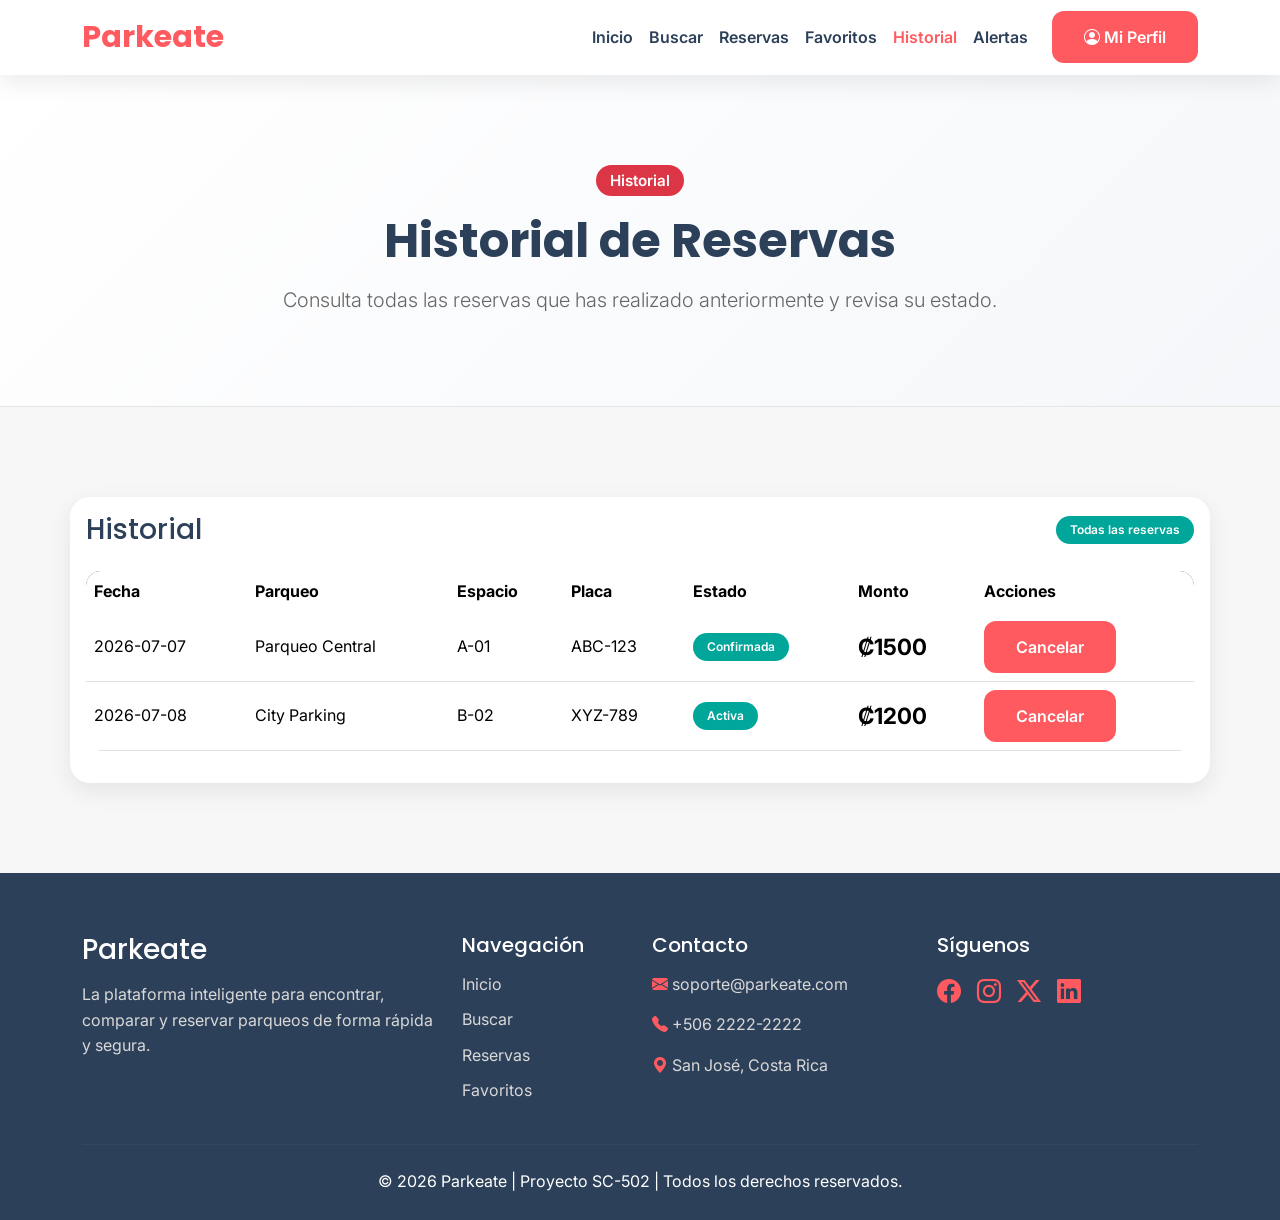
<file: pages/historial.html>
<!DOCTYPE html>
<html lang="es">

<head>
    <meta charset="UTF-8">
    <meta name="viewport" content="width=device-width, initial-scale=1.0">
    <title>Historial | Parkeate</title>
    <link href="https://cdn.jsdelivr.net/npm/bootstrap@5.3.7/dist/css/bootstrap.min.css" rel="stylesheet">
    <link rel="stylesheet" href="https://cdn.jsdelivr.net/npm/bootstrap-icons@1.13.1/font/bootstrap-icons.min.css">
    <link rel="preconnect" href="https://fonts.googleapis.com">
    <link rel="preconnect" href="https://fonts.gstatic.com" crossorigin>
    <link
        href="https://fonts.googleapis.com/css2?family=Poppins:wght@400;500;600;700&family=Inter:wght@300;400;500;600&display=swap"
        rel="stylesheet">
    <link rel="stylesheet" href="../css/style.css">
</head>

<body>
    <nav class="navbar navbar-expand-lg sticky-top">
        <div class="container"><a class="navbar-brand" href="../index.html"> Parkeate </a><button class="navbar-toggler"
                type="button" data-bs-toggle="collapse" data-bs-target="#menu"><span
                    class="navbar-toggler-icon"></span></button>
            <div class="collapse navbar-collapse" id="menu">
                <ul class="navbar-nav ms-auto align-items-lg-center">
                    <li class="nav-item"><a class="nav-link" href="../index.html"> Inicio </a></li>
                    <li class="nav-item"><a class="nav-link" href="buscar.html"> Buscar </a></li>
                    <li class="nav-item"><a class="nav-link" href="reservas.html"> Reservas </a></li>
                    <li class="nav-item"><a class="nav-link" href="favoritos.html"> Favoritos </a></li>
                    <li class="nav-item"><a class="nav-link active" href="historial.html"> Historial </a></li>
                    <li class="nav-item"><a class="nav-link" href="alertas.html"> Alertas </a></li>
                    <li class="nav-item ms-lg-3"><a href="perfil.html" class="btn btn-parkeate"><i
                                class="bi bi-person-circle"></i> Mi Perfil </a></li>
                </ul>
            </div>
        </div>
    </nav>
    <section class="hero-buscar">
        <div class="container text-center"><span class="badge bg-danger mb-3"> Historial </span>
            <h1> Historial de Reservas </h1>
            <p class="lead"> Consulta todas las reservas que has realizado anteriormente y revisa su estado. </p>
        </div>
    </section>
    <section class="container seccion">
        <div class="card">
            <div class="card-body">
                <div class="d-flex justify-content-between align-items-center mb-4">
                    <h3 class="mb-0"> Historial </h3><span class="badge bg-success"> Todas las reservas </span>
                </div>
                <div class="table-responsive">
                    <table class="table table-hover align-middle">
                        <thead>
                            <tr>
                                <th>Fecha</th>
                                <th>Parqueo</th>
                                <th>Espacio</th>
                                <th>Placa</th>
                                <th>Estado</th>
                                <th>Monto</th>
                                <th>Acciones</th>
                            </tr>
                        </thead>
                        <tbody id="tablaHistorial"></tbody>
                    </table>
                </div>
            </div>
        </div>
    </section>
    <footer>
        <div class="container">
            <div class="row gy-4">
                <div class="col-lg-4">
                    <h3 class="mb-3"> Parkeate </h3>
                    <p> La plataforma inteligente para encontrar, comparar y reservar parqueos de forma rápida y segura.
                    </p>
                </div>
                <div class="col-lg-2">
                    <h5> Navegación </h5>
                    <ul class="list-unstyled">
                        <li><a href="../index.html"> Inicio </a></li>
                        <li><a href="buscar.html"> Buscar </a></li>
                        <li><a href="reservas.html"> Reservas </a></li>
                        <li><a href="favoritos.html"> Favoritos </a></li>
                    </ul>
                </div>
                <div class="col-lg-3">
                    <h5> Contacto </h5>
                    <p><i class="bi bi-envelope-fill"></i> soporte@parkeate.com </p>
                    <p><i class="bi bi-telephone-fill"></i> +506 2222-2222 </p>
                    <p><i class="bi bi-geo-alt-fill"></i> San José, Costa Rica </p>
                </div>
                <div class="col-lg-3">
                    <h5> Síguenos </h5>
                    <div class="d-flex gap-3 mt-3"><i class="bi bi-facebook fs-4"></i><i
                            class="bi bi-instagram fs-4"></i><i class="bi bi-twitter-x fs-4"></i><i
                            class="bi bi-linkedin fs-4"></i></div>
                </div>
            </div>
            <hr class="my-4">
            <div class="text-center"> © 2026 Parkeate | Proyecto SC-502 | Todos los derechos reservados. </div>
        </div>
    </footer>
    <script src="https://cdn.jsdelivr.net/npm/bootstrap@5.3.7/dist/js/bootstrap.bundle.min.js"></script>
    <script src="../js/app.js"></script>
</body>

</html>
</file>
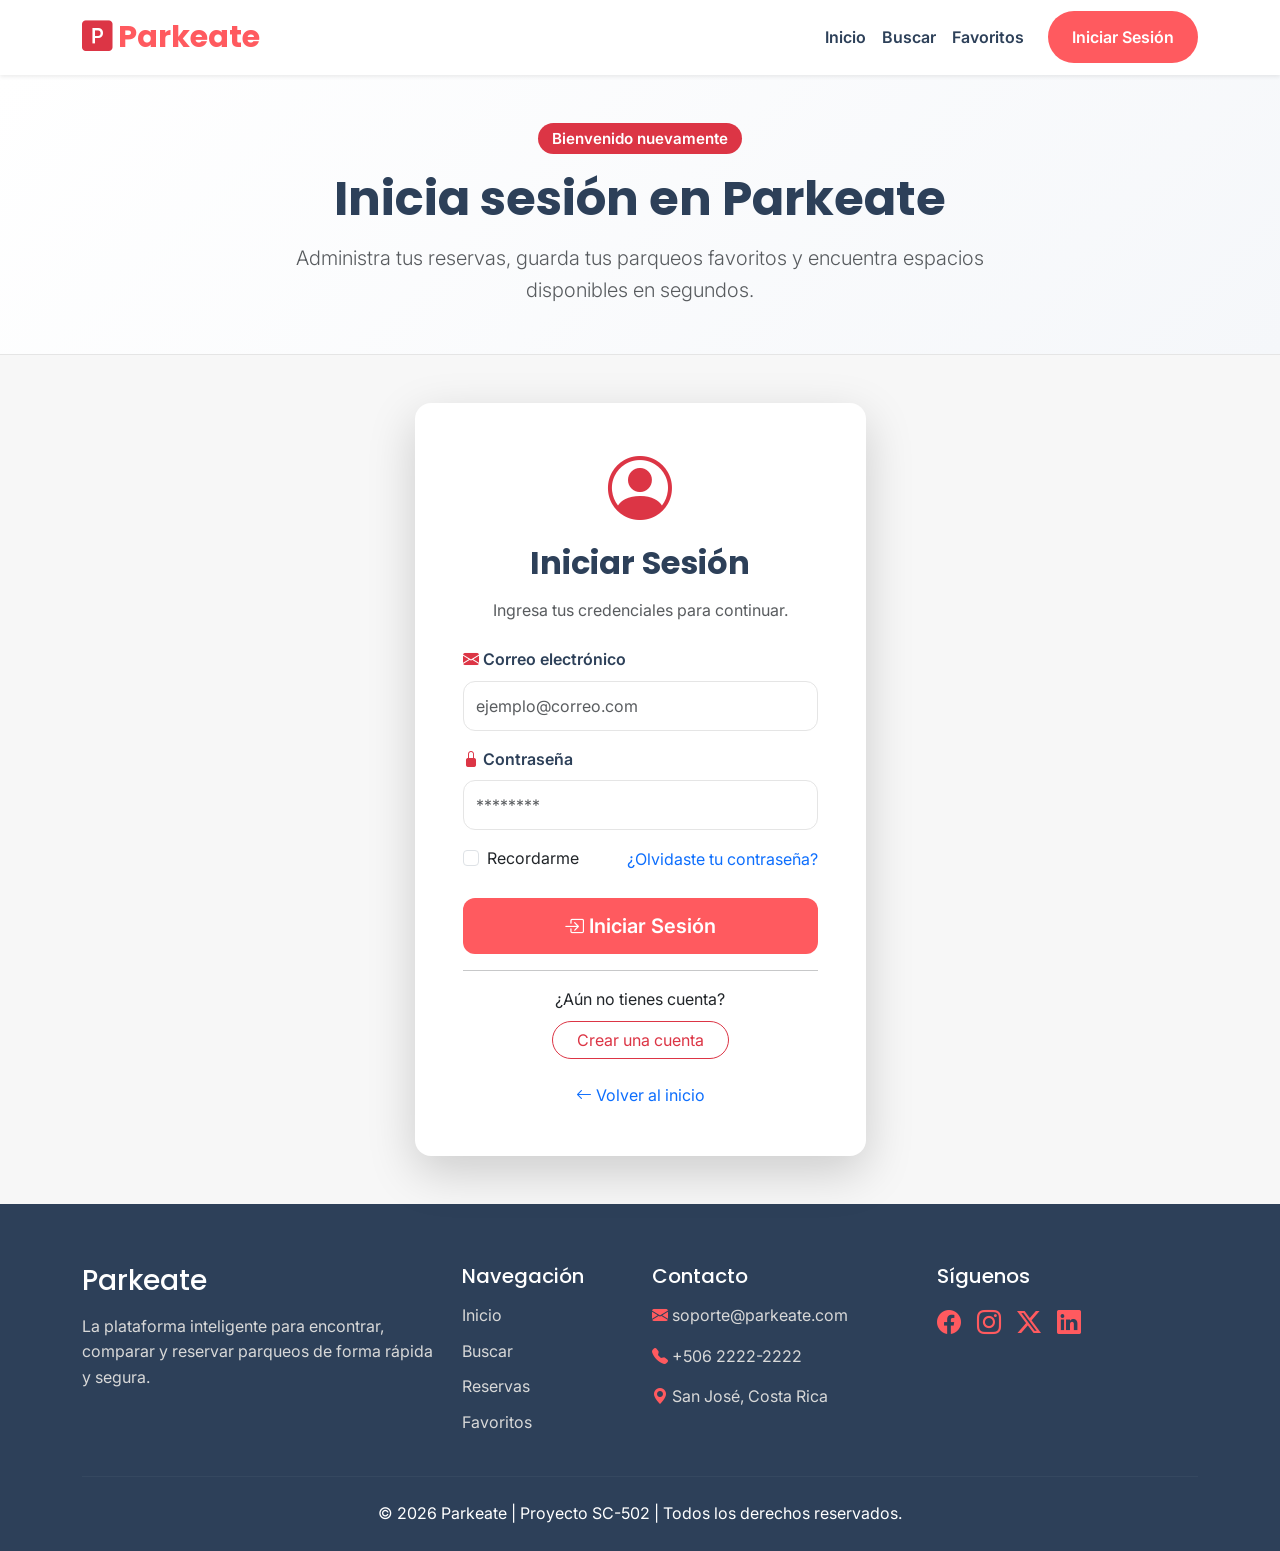
<file: pages/login.html>
<!DOCTYPE html>
<html lang="es">

<head>
    <meta charset="UTF-8">
    <meta name="viewport" content="width=device-width, initial-scale=1.0">
    <title>Iniciar Sesión | Parkeate</title>
    <link href="https://cdn.jsdelivr.net/npm/bootstrap@5.3.7/dist/css/bootstrap.min.css" rel="stylesheet">
    <link rel="stylesheet" href="https://cdn.jsdelivr.net/npm/bootstrap-icons@1.13.1/font/bootstrap-icons.min.css">
    <link rel="preconnect" href="https://fonts.googleapis.com">
    <link rel="preconnect" href="https://fonts.gstatic.com" crossorigin>
    <link
        href="https://fonts.googleapis.com/css2?family=Inter:wght@300;400;500;600;700&family=Poppins:wght@600;700&display=swap"
        rel="stylesheet">
    <link rel="stylesheet" href="../css/style.css">
</head>

<body>
    <nav class="navbar navbar-expand-lg navbar-light bg-white shadow-sm sticky-top">
        <div class="container"><a class="navbar-brand fw-bold" href="../index.html"><i
                    class="bi bi-p-square-fill text-danger"></i> Parkeate </a><button class="navbar-toggler"
                type="button" data-bs-toggle="collapse" data-bs-target="#menu"><span
                    class="navbar-toggler-icon"></span></button>
            <div class="collapse navbar-collapse" id="menu">
                <ul class="navbar-nav ms-auto align-items-lg-center">
                    <li class="nav-item"><a class="nav-link" href="../index.html"> Inicio </a></li>
                    <li class="nav-item"><a class="nav-link" href="buscar.html"> Buscar </a></li>
                    <li class="nav-item"><a class="nav-link" href="favoritos.html"> Favoritos </a></li>
                    <li class="nav-item ms-lg-3"><a class="btn btn-parkeate rounded-pill px-4" href="login.html">
                            Iniciar Sesión </a></li>
                </ul>
            </div>
        </div>
    </nav>
    <section class="hero-buscar py-5">
        <div class="container text-center"><span class="badge bg-danger mb-3"> Bienvenido nuevamente </span>
            <h1 class="display-5 fw-bold"> Inicia sesión en Parkeate </h1>
            <p class="lead text-muted"> Administra tus reservas, guarda tus parqueos favoritos y encuentra espacios
                disponibles en segundos. </p>
        </div>
    </section>
    <section class="py-5">
        <div class="container">
            <div class="row justify-content-center">
                <div class="col-lg-5 col-md-8">
                    <div class="card border-0 shadow-lg rounded-4">
                        <div class="card-body p-5">
                            <div class="text-center mb-4"><i class="bi bi-person-circle display-3 text-danger"></i>
                                <h2 class="fw-bold mt-3"> Iniciar Sesión </h2>
                                <p class="text-muted"> Ingresa tus credenciales para continuar. </p>
                            </div>
                            <form id="loginForm">
                                <div class="mb-3"><label for="correo" class="form-label fw-semibold"><i
                                            class="bi bi-envelope-fill text-danger"></i> Correo electrónico
                                    </label><input type="email" class="form-control" id="correo"
                                        placeholder="ejemplo@correo.com" required></div>
                                <div class="mb-3"><label for="password" class="form-label fw-semibold"><i
                                            class="bi bi-lock-fill text-danger"></i> Contraseña </label><input
                                        type="password" class="form-control" id="password" placeholder="********"
                                        required></div>
                                <div class="d-flex justify-content-between align-items-center mb-4">
                                    <div class="form-check"><input class="form-check-input" type="checkbox"
                                            id="recordarme"><label class="form-check-label" for="recordarme"> Recordarme
                                        </label></div><a href="recuperar.html" class="text-decoration-none"> ¿Olvidaste
                                        tu contraseña? </a>
                                </div>
                                <div class="d-grid mb-3"><button type="submit" class="btn btn-parkeate btn-lg"><i
                                            class="bi bi-box-arrow-in-right"></i> Iniciar Sesión </button></div>
                            </form>
                            <hr>
                            <div class="text-center">
                                <p class="mb-2"> ¿Aún no tienes cuenta? </p><a href="registro.html"
                                    class="btn btn-outline-danger rounded-pill px-4"> Crear una cuenta </a>
                            </div>
                            <div class="text-center mt-4"><a href="../index.html" class="text-decoration-none"><i
                                        class="bi bi-arrow-left"></i> Volver al inicio </a></div>
                        </div>
                    </div>
                </div>
            </div>
        </div>
    </section>
    <footer>
        <div class="container">
            <div class="row gy-4">
                <div class="col-lg-4">
                    <h3 class="mb-3"> Parkeate </h3>
                    <p> La plataforma inteligente para encontrar, comparar y reservar parqueos de forma rápida y segura.
                    </p>
                </div>
                <div class="col-lg-2">
                    <h5> Navegación </h5>
                    <ul class="list-unstyled">
                        <li><a href="../index.html"> Inicio </a></li>
                        <li><a href="buscar.html"> Buscar </a></li>
                        <li><a href="reservas.html"> Reservas </a></li>
                        <li><a href="favoritos.html"> Favoritos </a></li>
                    </ul>
                </div>
                <div class="col-lg-3">
                    <h5> Contacto </h5>
                    <p><i class="bi bi-envelope-fill"></i> soporte@parkeate.com </p>
                    <p><i class="bi bi-telephone-fill"></i> +506 2222-2222 </p>
                    <p><i class="bi bi-geo-alt-fill"></i> San José, Costa Rica </p>
                </div>
                <div class="col-lg-3">
                    <h5> Síguenos </h5>
                    <div class="d-flex gap-3 mt-3"><i class="bi bi-facebook fs-4"></i><i
                            class="bi bi-instagram fs-4"></i><i class="bi bi-twitter-x fs-4"></i><i
                            class="bi bi-linkedin fs-4"></i></div>
                </div>
            </div>
            <hr class="my-4">
            <div class="text-center"> © 2026 Parkeate | Proyecto SC-502 | Todos los derechos reservados. </div>
        </div>
    </footer>
    <script src="https://cdn.jsdelivr.net/npm/bootstrap@5.3.7/dist/js/bootstrap.bundle.min.js"></script>
    <script src="../js/app.js"></script>
</body>

</html>
</file>
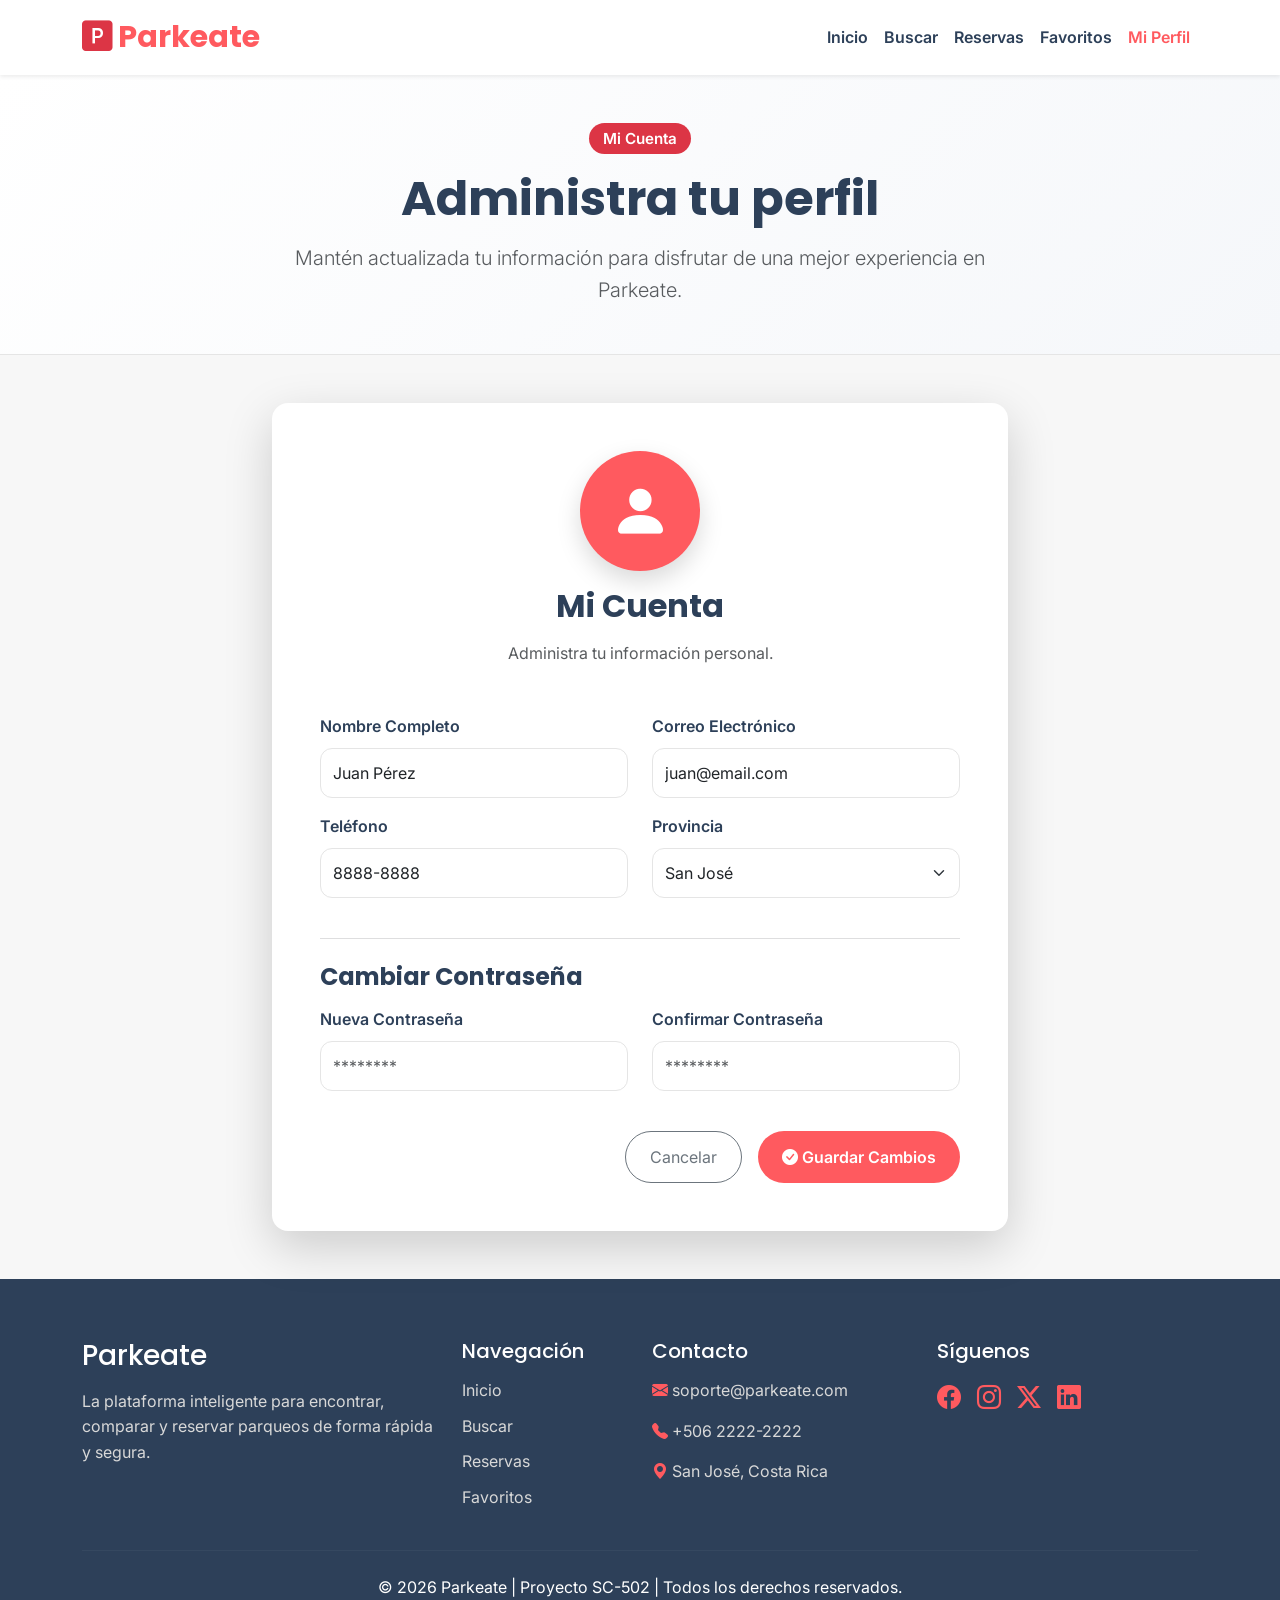
<file: pages/perfil.html>
<!DOCTYPE html>
<html lang="es">

<head>
    <meta charset="UTF-8">
    <meta name="viewport" content="width=device-width, initial-scale=1.0">
    <title>Mi Perfil | Parkeate</title>
    <link href="https://cdn.jsdelivr.net/npm/bootstrap@5.3.7/dist/css/bootstrap.min.css" rel="stylesheet">
    <link rel="stylesheet" href="https://cdn.jsdelivr.net/npm/bootstrap-icons@1.13.1/font/bootstrap-icons.min.css">
    <link rel="preconnect" href="https://fonts.googleapis.com">
    <link rel="preconnect" href="https://fonts.gstatic.com" crossorigin>
    <link
        href="https://fonts.googleapis.com/css2?family=Inter:wght@300;400;500;600;700&family=Poppins:wght@600;700&display=swap"
        rel="stylesheet">
    <link rel="stylesheet" href="../css/style.css">
</head>

<body>
    <nav class="navbar navbar-expand-lg navbar-light bg-white shadow-sm sticky-top">
        <div class="container"><a class="navbar-brand fw-bold" href="../index.html"><i
                    class="bi bi-p-square-fill text-danger"></i> Parkeate </a><button class="navbar-toggler"
                type="button" data-bs-toggle="collapse" data-bs-target="#menu"><span
                    class="navbar-toggler-icon"></span></button>
            <div class="collapse navbar-collapse" id="menu">
                <ul class="navbar-nav ms-auto align-items-lg-center">
                    <li class="nav-item"><a class="nav-link" href="../index.html"> Inicio </a></li>
                    <li class="nav-item"><a class="nav-link" href="buscar.html"> Buscar </a></li>
                    <li class="nav-item"><a class="nav-link" href="reservas.html"> Reservas </a></li>
                    <li class="nav-item"><a class="nav-link" href="favoritos.html"> Favoritos </a></li>
                    <li class="nav-item"><a class="nav-link active" href="perfil.html"> Mi Perfil </a></li>
                </ul>
            </div>
        </div>
    </nav>
    <section class="hero-buscar py-5">
        <div class="container text-center"><span class="badge bg-danger mb-3"> Mi Cuenta </span>
            <h1 class="display-5 fw-bold"> Administra tu perfil </h1>
            <p class="lead text-muted"> Mantén actualizada tu información para disfrutar de una mejor experiencia en
                Parkeate. </p>
        </div>
    </section>
    <section class="py-5">
        <div class="container">
            <div class="row justify-content-center">
                <div class="col-lg-8">
                    <div class="card border-0 shadow-lg rounded-4">
                        <div class="card-body p-5">
                            <div class="text-center mb-5">
                                <div class="avatar-perfil"><i class="bi bi-person-fill"></i></div>
                                <h2 class="fw-bold mt-3"> Mi Cuenta </h2>
                                <p class="text-muted"> Administra tu información personal. </p>
                            </div>
                            <form id="perfilForm">
                                <div class="row">
                                    <div class="col-md-6 mb-3"><label class="form-label fw-semibold"> Nombre Completo
                                        </label><input type="text" class="form-control" id="nombrePerfil"
                                            value="Juan Pérez"></div>
                                    <div class="col-md-6 mb-3"><label class="form-label fw-semibold"> Correo Electrónico
                                        </label><input type="email" class="form-control" id="correoPerfil"
                                            value="juan@email.com"></div>
                                </div>
                                <div class="row">
                                    <div class="col-md-6 mb-3"><label class="form-label fw-semibold"> Teléfono
                                        </label><input type="tel" class="form-control" id="telefonoPerfil"
                                            value="8888-8888"></div>
                                    <div class="col-md-6 mb-3"><label class="form-label fw-semibold"> Provincia
                                        </label><select id="provincia" class="form-select">
                                            <option selected>San José</option>
                                            <option>Alajuela</option>
                                            <option>Cartago</option>
                                            <option>Heredia</option>
                                            <option>Guanacaste</option>
                                            <option>Puntarenas</option>
                                            <option>Limón</option>
                                        </select></div>
                                </div>
                                <hr class="my-4">
                                <h4 class="fw-bold mb-3"> Cambiar Contraseña </h4>
                                <div class="row">
                                    <div class="col-md-6 mb-3"><label class="form-label fw-semibold"> Nueva Contraseña
                                        </label><input type="password" class="form-control" id="nuevaPassword"
                                            placeholder="********"></div>
                                    <div class="col-md-6 mb-3"><label class="form-label fw-semibold"> Confirmar
                                            Contraseña </label><input type="password" class="form-control"
                                            id="confirmarNuevaPassword" placeholder="********"></div>
                                </div>
                                <div class="d-flex justify-content-end gap-3 mt-4"><button type="reset"
                                        class="btn btn-outline-secondary rounded-pill px-4"> Cancelar </button><button
                                        type="submit" class="btn btn-parkeate rounded-pill px-4"><i
                                            class="bi bi-check-circle-fill"></i> Guardar Cambios </button></div>
                            </form>
                            <div id="mensajePerfil" class="alert alert-success mt-4 d-none"> Los cambios se guardaron
                                correctamente. </div>
                        </div>
                    </div>
                </div>
            </div>
        </div>
    </section>
    <footer>
        <div class="container">
            <div class="row gy-4">
                <div class="col-lg-4">
                    <h3 class="mb-3"> Parkeate </h3>
                    <p> La plataforma inteligente para encontrar, comparar y reservar parqueos de forma rápida y segura.
                    </p>
                </div>
                <div class="col-lg-2">
                    <h5> Navegación </h5>
                    <ul class="list-unstyled">
                        <li><a href="../index.html"> Inicio </a></li>
                        <li><a href="buscar.html"> Buscar </a></li>
                        <li><a href="reservas.html"> Reservas </a></li>
                        <li><a href="favoritos.html"> Favoritos </a></li>
                    </ul>
                </div>
                <div class="col-lg-3">
                    <h5> Contacto </h5>
                    <p><i class="bi bi-envelope-fill"></i> soporte@parkeate.com </p>
                    <p><i class="bi bi-telephone-fill"></i> +506 2222-2222 </p>
                    <p><i class="bi bi-geo-alt-fill"></i> San José, Costa Rica </p>
                </div>
                <div class="col-lg-3">
                    <h5> Síguenos </h5>
                    <div class="d-flex gap-3 mt-3"><i class="bi bi-facebook fs-4"></i><i
                            class="bi bi-instagram fs-4"></i><i class="bi bi-twitter-x fs-4"></i><i
                            class="bi bi-linkedin fs-4"></i></div>
                </div>
            </div>
            <hr class="my-4">
            <div class="text-center"> © 2026 Parkeate | Proyecto SC-502 | Todos los derechos reservados. </div>
        </div>
    </footer>
    <script src="https://cdn.jsdelivr.net/npm/bootstrap@5.3.7/dist/js/bootstrap.bundle.min.js"></script>
    <script src="../js/app.js"></script>
</body>

</html>
</file>
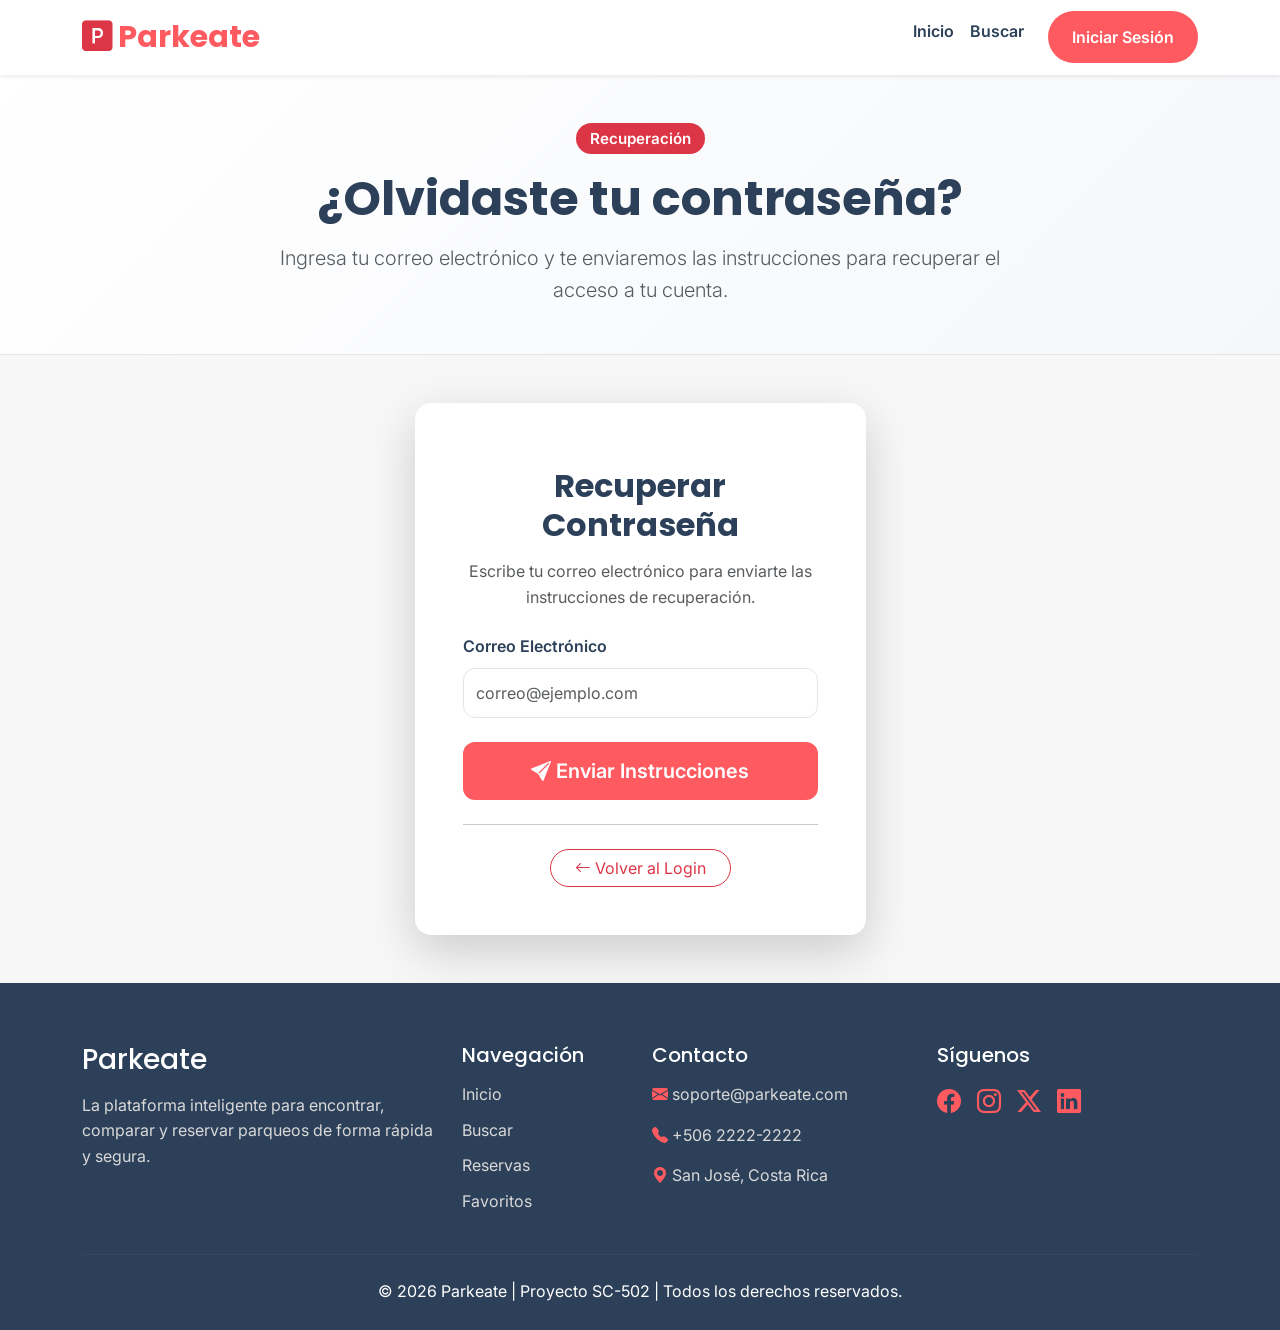
<file: pages/recuperar.html>
<!DOCTYPE html>
<html lang="es">

<head>
    <meta charset="UTF-8">
    <meta name="viewport" content="width=device-width, initial-scale=1.0">
    <title>Recuperar Contraseña | Parkeate</title>
    <link href="https://cdn.jsdelivr.net/npm/bootstrap@5.3.7/dist/css/bootstrap.min.css" rel="stylesheet">
    <link rel="stylesheet" href="https://cdn.jsdelivr.net/npm/bootstrap-icons@1.13.1/font/bootstrap-icons.min.css">
    <link rel="preconnect" href="https://fonts.googleapis.com">
    <link rel="preconnect" href="https://fonts.gstatic.com" crossorigin>
    <link
        href="https://fonts.googleapis.com/css2?family=Inter:wght@300;400;500;600;700&family=Poppins:wght@600;700&display=swap"
        rel="stylesheet">
    <link rel="stylesheet" href="../css/style.css">
</head>

<body>
    <nav class="navbar navbar-expand-lg navbar-light bg-white shadow-sm sticky-top">
        <div class="container"><a class="navbar-brand fw-bold" href="../index.html"><i
                    class="bi bi-p-square-fill text-danger"></i> Parkeate </a><button class="navbar-toggler"
                data-bs-toggle="collapse" data-bs-target="#menu"><span class="navbar-toggler-icon"></span></button>
            <div class="collapse navbar-collapse" id="menu">
                <ul class="navbar-nav ms-auto">
                    <li class="nav-item"><a class="nav-link" href="../index.html"> Inicio </a></li>
                    <li class="nav-item"><a class="nav-link" href="buscar.html"> Buscar </a></li>
                    <li class="nav-item ms-lg-3"><a class="btn btn-parkeate rounded-pill px-4" href="login.html">
                            Iniciar Sesión </a></li>
                </ul>
            </div>
        </div>
    </nav>
    <section class="hero-buscar py-5">
        <div class="container text-center"><span class="badge bg-danger mb-3"> Recuperación </span>
            <h1 class="display-5 fw-bold"> ¿Olvidaste tu contraseña? </h1>
            <p class="lead text-muted"> Ingresa tu correo electrónico y te enviaremos las instrucciones para recuperar
                el acceso a tu cuenta. </p>
        </div>
    </section>
    <section class="py-5">
        <div class="container">
            <div class="row justify-content-center">
                <div class="col-lg-5">
                    <div class="card border-0 shadow-lg rounded-4">
                        <div class="card-body p-5">
                            <div class="text-center mb-4"><i class="bi bi-envelope-lock-fill display-3 text-danger"></i>
                                <h2 class="fw-bold mt-3"> Recuperar Contraseña </h2>
                                <p class="text-muted"> Escribe tu correo electrónico para enviarte las instrucciones de
                                    recuperación. </p>
                            </div>
                            <form id="recuperarForm">
                                <div class="mb-4"><label for="correoRecuperacion" class="form-label fw-semibold"> Correo
                                        Electrónico </label><input type="email" class="form-control"
                                        id="correoRecuperacion" placeholder="correo@ejemplo.com" required></div>
                                <div class="d-grid"><button type="submit" class="btn btn-parkeate btn-lg"><i
                                            class="bi bi-send-fill"></i> Enviar Instrucciones </button></div>
                            </form>
                            <div id="mensajeRecuperacion" class="alert alert-success mt-4 d-none"> ✅ Hemos enviado un
                                correo con las instrucciones para recuperar tu contraseña. </div>
                            <hr class="my-4">
                            <div class="text-center"><a href="login.html"
                                    class="btn btn-outline-danger rounded-pill px-4"><i class="bi bi-arrow-left"></i>
                                    Volver al Login </a></div>
                        </div>
                    </div>
                </div>
            </div>
        </div>
    </section>
    <footer>
        <div class="container">
            <div class="row gy-4">
                <div class="col-lg-4">
                    <h3 class="mb-3"> Parkeate </h3>
                    <p> La plataforma inteligente para encontrar, comparar y reservar parqueos de forma rápida y segura.
                    </p>
                </div>
                <div class="col-lg-2">
                    <h5> Navegación </h5>
                    <ul class="list-unstyled">
                        <li><a href="../index.html"> Inicio </a></li>
                        <li><a href="buscar.html"> Buscar </a></li>
                        <li><a href="reservas.html"> Reservas </a></li>
                        <li><a href="favoritos.html"> Favoritos </a></li>
                    </ul>
                </div>
                <div class="col-lg-3">
                    <h5> Contacto </h5>
                    <p><i class="bi bi-envelope-fill"></i> soporte@parkeate.com </p>
                    <p><i class="bi bi-telephone-fill"></i> +506 2222-2222 </p>
                    <p><i class="bi bi-geo-alt-fill"></i> San José, Costa Rica </p>
                </div>
                <div class="col-lg-3">
                    <h5> Síguenos </h5>
                    <div class="d-flex gap-3 mt-3"><i class="bi bi-facebook fs-4"></i><i
                            class="bi bi-instagram fs-4"></i><i class="bi bi-twitter-x fs-4"></i><i
                            class="bi bi-linkedin fs-4"></i></div>
                </div>
            </div>
            <hr class="my-4">
            <div class="text-center"> © 2026 Parkeate | Proyecto SC-502 | Todos los derechos reservados. </div>
        </div>
    </footer>
    <script src="https://cdn.jsdelivr.net/npm/bootstrap@5.3.7/dist/js/bootstrap.bundle.min.js"></script>
    <script src="../js/app.js"></script>
</body>

</html>
</file>
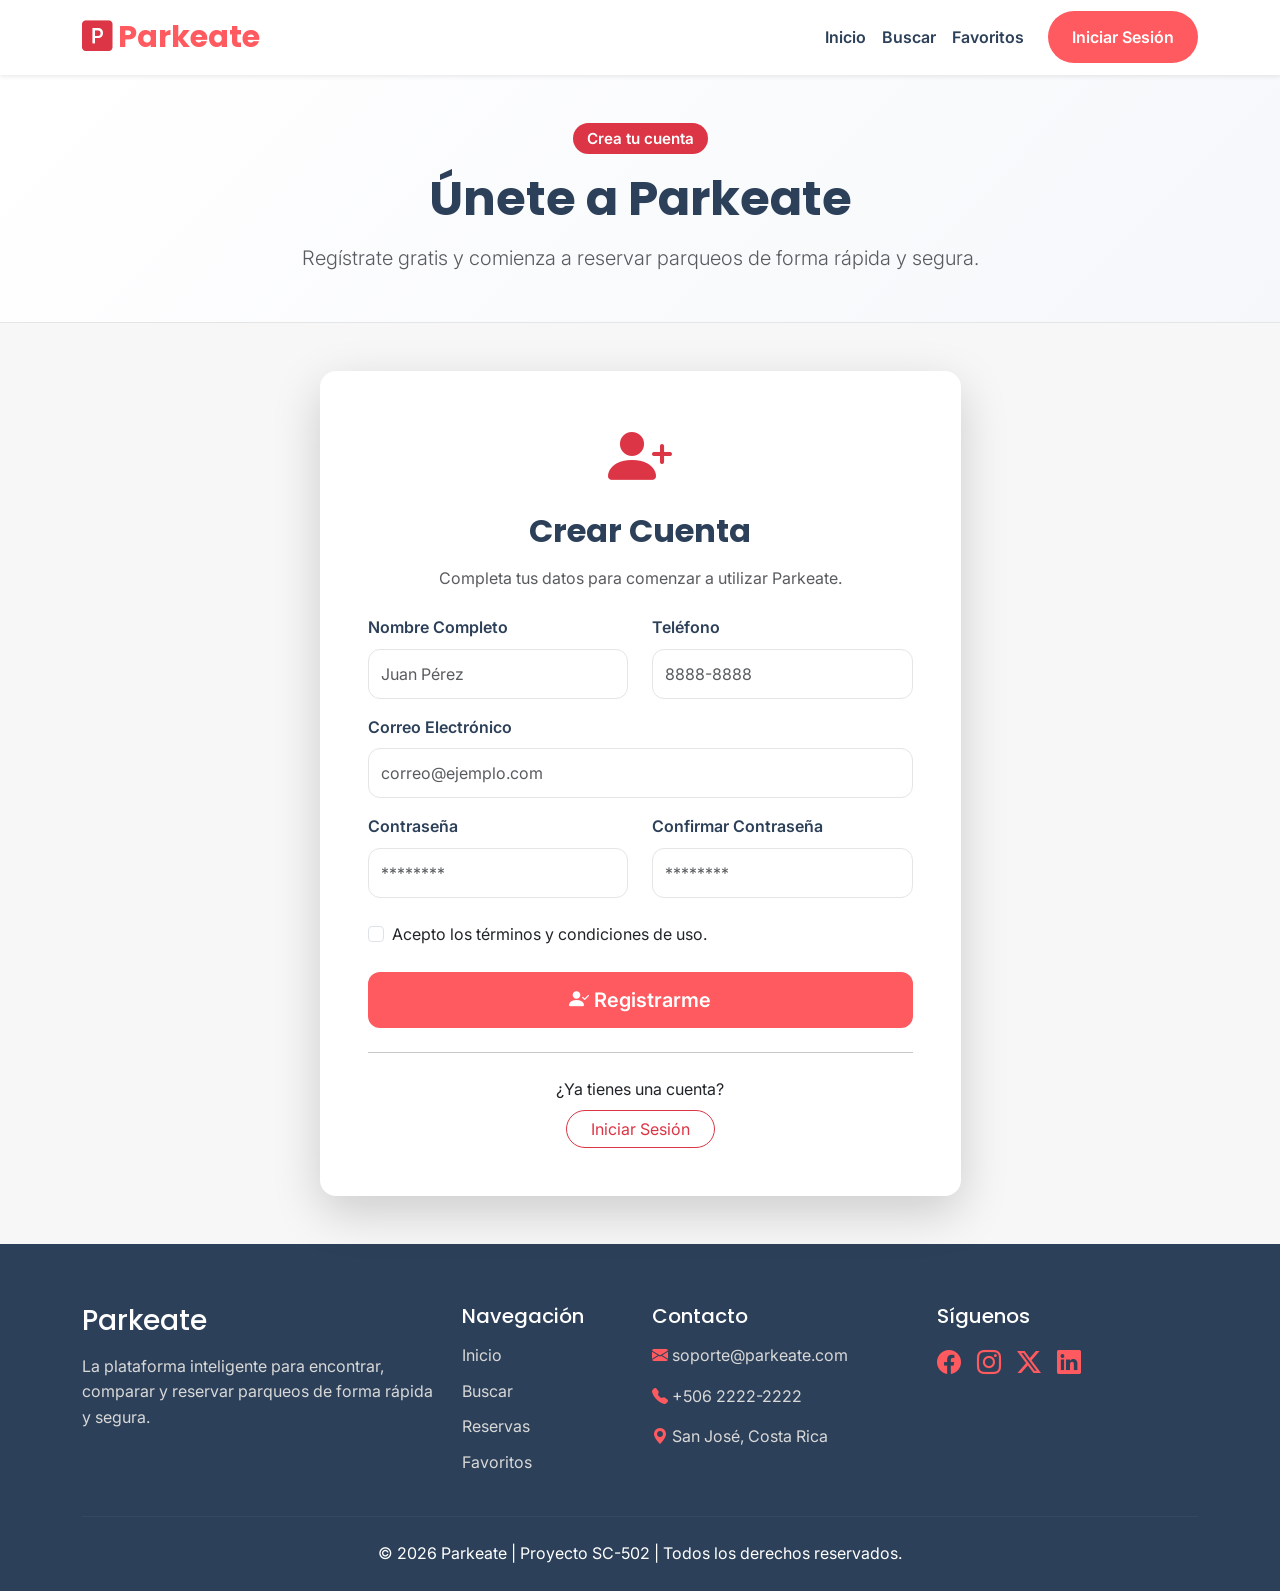
<file: pages/registro.html>
<!DOCTYPE html>
<html lang="es">

<head>
    <meta charset="UTF-8">
    <meta name="viewport" content="width=device-width, initial-scale=1.0">
    <title>Registro | Parkeate</title>
    <link href="https://cdn.jsdelivr.net/npm/bootstrap@5.3.7/dist/css/bootstrap.min.css" rel="stylesheet">
    <link rel="stylesheet" href="https://cdn.jsdelivr.net/npm/bootstrap-icons@1.13.1/font/bootstrap-icons.min.css">
    <link rel="preconnect" href="https://fonts.googleapis.com">
    <link rel="preconnect" href="https://fonts.gstatic.com" crossorigin>
    <link
        href="https://fonts.googleapis.com/css2?family=Inter:wght@300;400;500;600;700&family=Poppins:wght@600;700&display=swap"
        rel="stylesheet">
    <link rel="stylesheet" href="../css/style.css">
</head>

<body>
    <nav class="navbar navbar-expand-lg navbar-light bg-white shadow-sm sticky-top">
        <div class="container"><a class="navbar-brand fw-bold" href="../index.html"><i
                    class="bi bi-p-square-fill text-danger"></i> Parkeate </a><button class="navbar-toggler"
                type="button" data-bs-toggle="collapse" data-bs-target="#menu"><span
                    class="navbar-toggler-icon"></span></button>
            <div class="collapse navbar-collapse" id="menu">
                <ul class="navbar-nav ms-auto align-items-lg-center">
                    <li class="nav-item"><a class="nav-link" href="../index.html"> Inicio </a></li>
                    <li class="nav-item"><a class="nav-link" href="buscar.html"> Buscar </a></li>
                    <li class="nav-item"><a class="nav-link" href="favoritos.html"> Favoritos </a></li>
                    <li class="nav-item ms-lg-3"><a class="btn btn-parkeate rounded-pill px-4" href="login.html">
                            Iniciar Sesión </a></li>
                </ul>
            </div>
        </div>
    </nav>
    <section class="hero-buscar py-5">
        <div class="container text-center"><span class="badge bg-danger mb-3"> Crea tu cuenta </span>
            <h1 class="display-5 fw-bold"> Únete a Parkeate </h1>
            <p class="lead text-muted"> Regístrate gratis y comienza a reservar parqueos de forma rápida y segura. </p>
        </div>
    </section>
    <section class="py-5">
        <div class="container">
            <div class="row justify-content-center">
                <div class="col-lg-7">
                    <div class="card border-0 shadow-lg rounded-4">
                        <div class="card-body p-5">
                            <div class="text-center mb-4"><i class="bi bi-person-plus-fill display-3 text-danger"></i>
                                <h2 class="fw-bold mt-3"> Crear Cuenta </h2>
                                <p class="text-muted"> Completa tus datos para comenzar a utilizar Parkeate. </p>
                            </div>
                            <form id="registroForm">
                                <div class="row">
                                    <div class="col-md-6 mb-3"><label for="nombre" class="form-label fw-semibold">
                                            Nombre Completo </label><input type="text" class="form-control" id="nombre"
                                            placeholder="Juan Pérez" required></div>
                                    <div class="col-md-6 mb-3"><label for="telefono" class="form-label fw-semibold">
                                            Teléfono </label><input type="text" class="form-control" id="telefono"
                                            placeholder="8888-8888" required></div>
                                </div>
                                <div class="mb-3"><label for="correoRegistro" class="form-label fw-semibold"> Correo
                                        Electrónico </label><input type="email" class="form-control" id="correoRegistro"
                                        placeholder="correo@ejemplo.com" required></div>
                                <div class="row">
                                    <div class="col-md-6 mb-3"><label for="passwordRegistro"
                                            class="form-label fw-semibold"> Contraseña </label><input type="password"
                                            class="form-control" id="passwordRegistro" placeholder="********" required>
                                    </div>
                                    <div class="col-md-6 mb-4"><label for="confirmarPassword"
                                            class="form-label fw-semibold"> Confirmar Contraseña </label><input
                                            type="password" class="form-control" id="confirmarPassword"
                                            placeholder="********" required></div>
                                </div>
                                <div class="form-check mb-4"><input class="form-check-input" type="checkbox"
                                        id="terminos" required><label class="form-check-label" for="terminos"> Acepto
                                        los términos y condiciones de uso. </label></div>
                                <div class="d-grid"><button type="submit" class="btn btn-parkeate btn-lg"><i
                                            class="bi bi-person-check-fill"></i> Registrarme </button></div>
                            </form>
                            <hr class="my-4">
                            <div class="text-center">
                                <p class="mb-2"> ¿Ya tienes una cuenta? </p><a href="login.html"
                                    class="btn btn-outline-danger rounded-pill px-4"> Iniciar Sesión </a>
                            </div>
                        </div>
                    </div>
                </div>
            </div>
        </div>
    </section>
    <footer>
        <div class="container">
            <div class="row gy-4">
                <div class="col-lg-4">
                    <h3 class="mb-3"> Parkeate </h3>
                    <p> La plataforma inteligente para encontrar, comparar y reservar parqueos de forma rápida y segura.
                    </p>
                </div>
                <div class="col-lg-2">
                    <h5> Navegación </h5>
                    <ul class="list-unstyled">
                        <li><a href="../index.html">Inicio</a></li>
                        <li><a href="buscar.html">Buscar</a></li>
                        <li><a href="reservas.html">Reservas</a></li>
                        <li><a href="favoritos.html">Favoritos</a></li>
                    </ul>
                </div>
                <div class="col-lg-3">
                    <h5> Contacto </h5>
                    <p><i class="bi bi-envelope-fill"></i> soporte@parkeate.com</p>
                    <p><i class="bi bi-telephone-fill"></i> +506 2222-2222</p>
                    <p><i class="bi bi-geo-alt-fill"></i> San José, Costa Rica</p>
                </div>
                <div class="col-lg-3">
                    <h5> Síguenos </h5>
                    <div class="d-flex gap-3 mt-3"><i class="bi bi-facebook fs-4"></i><i
                            class="bi bi-instagram fs-4"></i><i class="bi bi-twitter-x fs-4"></i><i
                            class="bi bi-linkedin fs-4"></i></div>
                </div>
            </div>
            <hr class="my-4">
            <div class="text-center"> © 2026 Parkeate | Proyecto SC-502 | Todos los derechos reservados. </div>
        </div>
    </footer>
    <script src="https://cdn.jsdelivr.net/npm/bootstrap@5.3.7/dist/js/bootstrap.bundle.min.js"></script>
    <script src="../js/app.js"></script>
</body>

</html>
</file>
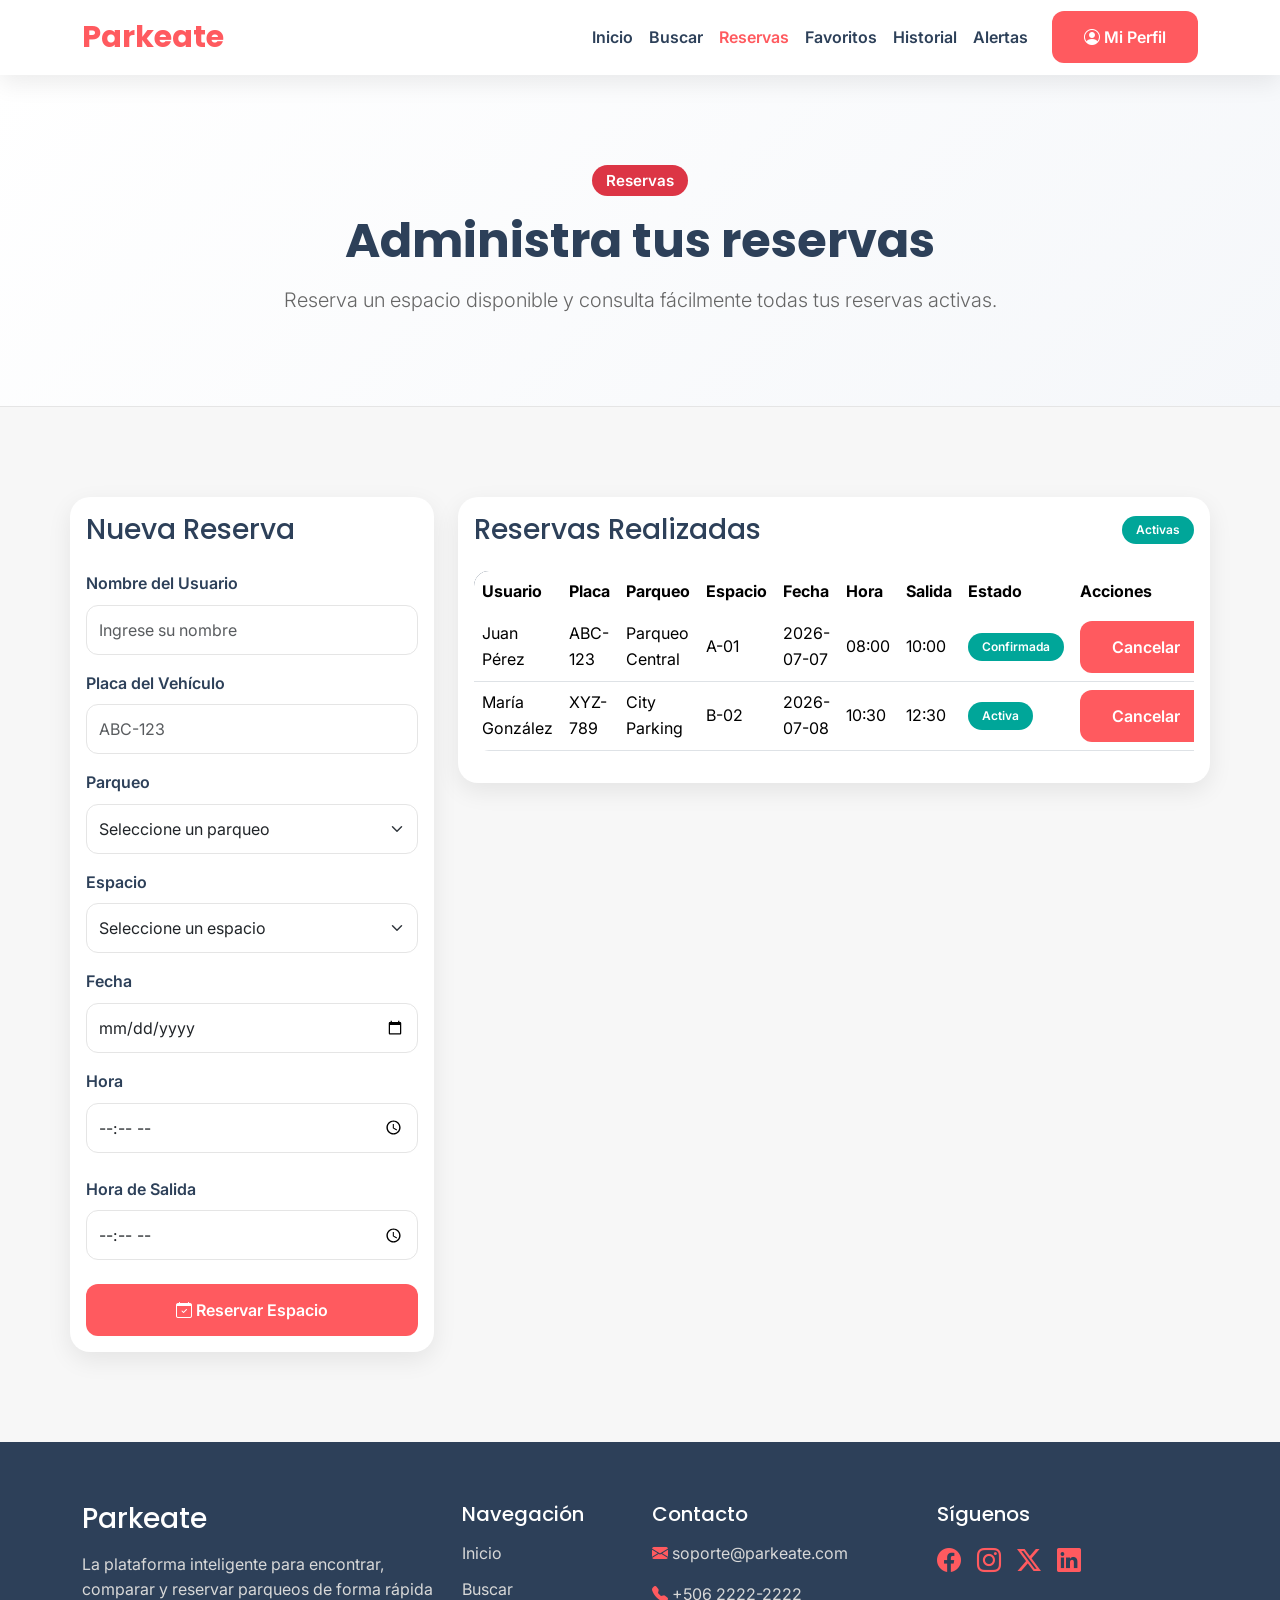
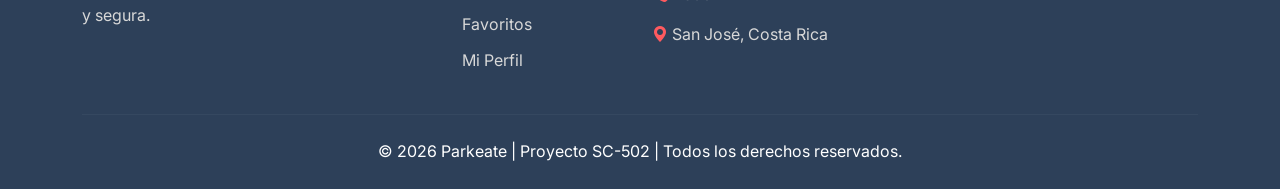
<file: pages/reservas.html>
<!DOCTYPE html>
<html lang="es">

<head>
    <meta charset="UTF-8">
    <meta name="viewport" content="width=device-width, initial-scale=1.0">
    <title>Reservas | Parkeate</title>
    <link href="https://cdn.jsdelivr.net/npm/bootstrap@5.3.7/dist/css/bootstrap.min.css" rel="stylesheet">
    <link rel="stylesheet" href="https://cdn.jsdelivr.net/npm/bootstrap-icons@1.13.1/font/bootstrap-icons.min.css">
    <link rel="preconnect" href="https://fonts.googleapis.com">
    <link rel="preconnect" href="https://fonts.gstatic.com" crossorigin>
    <link
        href="https://fonts.googleapis.com/css2?family=Poppins:wght@400;500;600;700&family=Inter:wght@300;400;500;600&display=swap"
        rel="stylesheet">
    <link rel="stylesheet" href="../css/style.css">
</head>

<body>
    <nav class="navbar navbar-expand-lg sticky-top">
        <div class="container"><a class="navbar-brand" href="../index.html"> Parkeate </a><button class="navbar-toggler"
                type="button" data-bs-toggle="collapse" data-bs-target="#menu"><span
                    class="navbar-toggler-icon"></span></button>
            <div class="collapse navbar-collapse" id="menu">
                <ul class="navbar-nav ms-auto align-items-lg-center">
                    <li class="nav-item"><a class="nav-link" href="../index.html"> Inicio </a></li>
                    <li class="nav-item"><a class="nav-link" href="buscar.html"> Buscar </a></li>
                    <li class="nav-item"><a class="nav-link active" href="reservas.html"> Reservas </a></li>
                    <li class="nav-item"><a class="nav-link" href="favoritos.html"> Favoritos </a></li>
                    <li class="nav-item"><a class="nav-link" href="historial.html"> Historial </a></li>
                    <li class="nav-item"><a class="nav-link" href="alertas.html"> Alertas </a></li>
                    <li class="nav-item ms-lg-3"><a href="perfil.html" class="btn btn-parkeate"><i
                                class="bi bi-person-circle"></i> Mi Perfil </a></li>
                </ul>
            </div>
        </div>
    </nav>
    <section class="hero-buscar">
        <div class="container text-center"><span class="badge bg-danger mb-3"> Reservas </span>
            <h1> Administra tus reservas </h1>
            <p class="lead"> Reserva un espacio disponible y consulta fácilmente todas tus reservas activas. </p>
        </div>
    </section>
    <section class="container seccion">
        <div class="row g-4">
            <div class="col-lg-4">
                <div class="card">
                    <div class="card-body">
                        <h3 class="mb-4"> Nueva Reserva </h3>
                        <form id="formReserva">
                            <div class="mb-3"><label for="nombreReserva" class="form-label"> Nombre del Usuario
                                </label><input type="text" id="nombreReserva" class="form-control"
                                    placeholder="Ingrese su nombre" required></div>
                            <div class="mb-3"><label for="placaReserva" class="form-label"> Placa del Vehículo
                                </label><input type="text" id="placaReserva" class="form-control" placeholder="ABC-123"
                                    required></div>
                            <div class="mb-3"><label for="parqueoReserva" class="form-label"> Parqueo </label><select
                                    id="parqueoReserva" class="form-select" required>
                                    <option value="">Seleccione un parqueo</option>
                                </select></div>
                            <div class="mb-3"><label for="espacioReserva" class="form-label"> Espacio </label><select
                                    id="espacioReserva" class="form-select">
                                    <option value="">Seleccione un espacio</option>
                                    <option>A-01</option>
                                    <option>A-02</option>
                                    <option>B-01</option>
                                    <option>B-02</option>
                                    <option>C-01</option>
                                    <option>C-02</option>
                                    <option>D-01</option>
                                    <option>D-02</option>
                                </select></div>
                            <div class="mb-3"><label for="fechaReserva" class="form-label"> Fecha </label><input
                                    type="date" id="fechaReserva" class="form-control" required></div>
                            <div class="mb-4"><label for="horaReserva" class="form-label"> Hora </label><input
                                    type="time" id="horaReserva" class="form-control" required></div>
                            <div class="mb-4"><label for="horaSalidaReserva" class="form-label"> Hora de Salida
                                </label><input type="time" id="horaSalidaReserva" class="form-control" required></div>
                            <div class="d-grid"><button type="submit" class="btn btn-parkeate"><i
                                        class="bi bi-calendar-check"></i> Reservar Espacio </button></div>
                        </form>
                    </div>
                </div>
            </div>
            <div class="col-lg-8">
                <div class="card">
                    <div class="card-body">
                        <div class="d-flex justify-content-between align-items-center mb-4">
                            <h3 class="mb-0"> Reservas Realizadas </h3><span class="badge bg-success"> Activas </span>
                        </div>
                        <div class="table-responsive">
                            <table class="table table-hover align-middle">
                                <thead>
                                    <tr>
                                        <th>Usuario</th>
                                        <th>Placa</th>
                                        <th>Parqueo</th>
                                        <th>Espacio</th>
                                        <th>Fecha</th>
                                        <th>Hora</th>
                                        <th>Salida</th>
                                        <th>Estado</th>
                                        <th>Acciones</th>
                                    </tr>
                                </thead>
                                <tbody id="tablaReservas"></tbody>
                            </table>
                        </div>
                    </div>
                </div>
            </div>
        </div>
    </section>
    <footer>
        <div class="container">
            <div class="row gy-4">
                <div class="col-lg-4">
                    <h3 class="mb-3"> Parkeate </h3>
                    <p> La plataforma inteligente para encontrar, comparar y reservar parqueos de forma rápida y segura.
                    </p>
                </div>
                <div class="col-lg-2">
                    <h5> Navegación </h5>
                    <ul class="list-unstyled">
                        <li><a href="../index.html"> Inicio </a></li>
                        <li><a href="buscar.html"> Buscar </a></li>
                        <li><a href="favoritos.html"> Favoritos </a></li>
                        <li><a href="perfil.html"> Mi Perfil </a></li>
                    </ul>
                </div>
                <div class="col-lg-3">
                    <h5> Contacto </h5>
                    <p><i class="bi bi-envelope-fill"></i> soporte@parkeate.com </p>
                    <p><i class="bi bi-telephone-fill"></i> +506 2222-2222 </p>
                    <p><i class="bi bi-geo-alt-fill"></i> San José, Costa Rica </p>
                </div>
                <div class="col-lg-3">
                    <h5> Síguenos </h5>
                    <div class="d-flex gap-3 mt-3"><i class="bi bi-facebook fs-4"></i><i
                            class="bi bi-instagram fs-4"></i><i class="bi bi-twitter-x fs-4"></i><i
                            class="bi bi-linkedin fs-4"></i></div>
                </div>
            </div>
            <hr class="my-4">
            <div class="text-center"> © 2026 Parkeate | Proyecto SC-502 | Todos los derechos reservados. </div>
        </div>
    </footer>
    <script src="https://cdn.jsdelivr.net/npm/bootstrap@5.3.7/dist/js/bootstrap.bundle.min.js"></script>
    <script src="../js/app.js"></script>
</body>

</html>
</file>
<file: css/style.css>
:root {
    --color-primario: #FF5A5F;
    --color-secundario: #00A699;
    --color-oscuro: #2D4059;
    --color-fondo: #F7F7F7;
    --color-texto: #484848;
    --color-blanco: #FFFFFF;
    --color-borde: #E5E5E5;
    --fuente-titulo: 'Poppins', sans-serif;
    --fuente-texto: 'Inter', sans-serif;
    --sombra: 0 8px 25px rgba(0, 0, 0, .08);
    --radio: 18px;
    --transicion: .30s
}

* {
    margin: 0;
    padding: 0;
    box-sizing: border-box
}

html {
    scroll-behavior: smooth
}

body {
    font-family: var(--fuente-texto);
    background: var(--color-fondo);
    color: var(--color-texto);
    line-height: 1.6
}

img {
    max-width: 100%;
    display: block
}

a {
    text-decoration: none
}

ul {
    list-style: none
}

section {
    padding: 90px 0
}

h1,
h2,
h3,
h4,
h5,
h6 {
    font-family: var(--fuente-titulo);
    color: var(--color-oscuro);
    margin-bottom: 15px
}

p {
    margin-bottom: 15px
}

.titulo-seccion {
    text-align: center;
    font-weight: 700;
    margin-bottom: 15px
}

.subtitulo-seccion {
    text-align: center;
    color: #777;
    max-width: 700px;
    margin: auto;
    margin-bottom: 60px
}

.seccion {
    padding: 90px 0
}

.sombra {
    box-shadow: var(--sombra)
}

.rounded-xl {
    border-radius: var(--radio)
}

.fade-up {
    animation: fadeUp .8s ease
}

.navbar {
    background: var(--color-blanco);
    box-shadow: var(--sombra);
    transition: var(--transicion)
}

.navbar-brand {
    font-family: var(--fuente-titulo);
    font-size: 1.9rem;
    font-weight: 700;
    color: var(--color-primario) !important
}

.nav-link {
    color: var(--color-oscuro) !important;
    font-weight: 600;
    transition: var(--transicion)
}

.nav-link:hover {
    color: var(--color-primario) !important
}

.nav-link.active {
    color: var(--color-primario) !important
}

.navbar-toggler {
    border: none
}

.navbar-toggler:focus {
    box-shadow: none
}

.hero {
    background: url("https://images.unsplash.com/photo-1573348722427-f1d6819fdf98?auto=format&fit=crop&w=1800&q=80");
    background-size: cover;
    background-position: center;
    min-height: 90vh;
    display: flex;
    align-items: center;
    position: relative
}

.hero::before {
    content: "";
    position: absolute;
    inset: 0;
    background: rgba(45, 64, 89, .65)
}

.hero-contenido {
    position: relative;
    z-index: 2;
    color: var(--color-blanco);
    max-width: 650px
}

.hero-contenido h1 {
    font-size: 3.6rem;
    color: white;
    font-weight: 700
}

.hero-contenido p {
    margin: 25px 0;
    font-size: 1.15rem;
    color: #f1f1f1
}

.hero-buscar {
    background: linear-gradient(135deg, #ffffff, #f5f7fa);
    border-bottom: 1px solid var(--color-borde)
}

.hero-buscar h1 {
    font-size: 3rem;
    font-weight: 700
}

.hero-buscar p {
    max-width: 750px;
    margin: auto
}

.btn-parkeate {
    background: var(--color-primario);
    color: white;
    border: none;
    border-radius: 12px;
    padding: 14px 32px;
    font-weight: 600;
    transition: var(--transicion)
}

.btn-parkeate:hover {
    background: #e5484d;
    color: white;
    transform: translateY(-3px)
}

.btn-secundario {
    background: var(--color-secundario);
    color: white;
    border: none;
    border-radius: 12px;
    padding: 14px 32px;
    transition: var(--transicion)
}

.btn-secundario:hover {
    background: #00897d;
    color: white;
    transform: translateY(-3px)
}

.btn-outline-parkeate {
    border: 2px solid var(--color-primario);
    color: var(--color-primario);
    border-radius: 12px;
    font-weight: 600
}

.btn-outline-parkeate:hover {
    background: var(--color-primario);
    color: white
}

.buscador {
    background: white;
    border-radius: 20px;
    padding: 28px;
    margin-top: -70px;
    position: relative;
    z-index: 10;
    box-shadow: var(--sombra)
}

.buscador .form-control,
.buscador .form-select {
    height: 55px;
    border-radius: 12px
}

.buscador label {
    font-weight: 600
}

.contador {
    font-size: 2.5rem;
    font-weight: 700;
    color: var(--color-primario)
}

.estadistica {
    text-align: center;
    padding: 20px
}

.estadistica p {
    margin-top: 10px;
    margin-bottom: 0
}

.cta {
    background: linear-gradient(135deg, var(--color-primario), #ff7a7f);
    color: white;
    border-radius: 25px;
    padding: 60px;
    text-align: center
}

.cta h2 {
    color: white;
    margin-bottom: 20px
}

.cta p {
    color: #fff;
    max-width: 700px;
    margin: auto;
    margin-bottom: 30px
}

.card-beneficio {
    background: var(--color-blanco);
    border: none;
    border-radius: 20px;
    padding: 35px 25px;
    text-align: center;
    box-shadow: var(--sombra);
    transition: var(--transicion);
    height: 100%
}

.card-beneficio:hover {
    transform: translateY(-8px)
}

.card-beneficio i {
    font-size: 3rem;
    color: var(--color-primario);
    margin-bottom: 20px
}

.card-beneficio h4 {
    margin-bottom: 15px
}

.tarjeta-parqueo {
    border: none;
    border-radius: 20px;
    overflow: hidden;
    transition: .35s;
    box-shadow: var(--sombra);
    background: #fff
}

.tarjeta-parqueo:hover {
    transform: translateY(-8px);
    box-shadow: 0 15px 35px rgba(0, 0, 0, .15)
}

.tarjeta-parqueo img {
    height: 220px;
    width: 100%;
    object-fit: cover;
    transition: .4s
}

.tarjeta-parqueo:hover img {
    transform: scale(1.08)
}

.tarjeta-parqueo .card-body {
    padding: 22px
}

.tarjeta-parqueo h5 {
    font-weight: 700
}

.tarjeta-parqueo p {
    margin-bottom: 10px
}

.tarjeta-parqueo .card-footer {
    background: #fff;
    border: none;
    padding: 20px
}

.favorito {
    cursor: pointer;
    transition: .3s
}

.favorito:hover {
    transform: scale(1.25)
}

.bi-heart-fill {
    color: #FF5A5F !important
}

.precio {
    color: var(--color-primario);
    font-size: 1.4rem;
    font-weight: 700
}

.badge {
    border-radius: 30px;
    padding: 8px 14px;
    font-weight: 600
}

.badge.bg-success {
    background: var(--color-secundario) !important
}

.badge.bg-danger {
    background: #dc3545 !important
}

.bi-star-fill {
    color: #ffc107
}

.bi-star {
    color: #ffc107
}

.paso {
    text-align: center;
    padding: 30px
}

.numero-paso {
    width: 70px;
    height: 70px;
    border-radius: 50%;
    background: var(--color-primario);
    color: #fff;
    display: flex;
    justify-content: center;
    align-items: center;
    margin: auto auto 20px;
    font-size: 1.6rem;
    font-weight: 700
}

.testimonio {
    background: #fff;
    padding: 30px;
    border-radius: 20px;
    box-shadow: var(--sombra);
    height: 100%
}

.testimonio img {
    width: 70px;
    height: 70px;
    border-radius: 50%;
    object-fit: cover
}

.testimonio h5 {
    margin-top: 15px;
    margin-bottom: 5px
}

.testimonio p {
    font-style: italic
}

.table {
    background: #fff;
    border-radius: 15px;
    overflow: hidden
}

.table thead {
    background: var(--color-oscuro);
    color: #fff
}

.table th {
    border: none
}

.table td {
    vertical-align: middle
}

.card {
    border: none;
    border-radius: 20px;
    box-shadow: var(--sombra)
}

.card-header {
    background: transparent;
    border: none
}

.card-footer {
    background: transparent;
    border: none
}

.form-control,
.form-select {
    border: 1px solid var(--color-borde);
    border-radius: 12px;
    padding: 12px;
    transition: var(--transicion)
}

.form-control:focus,
.form-select:focus {
    border-color: var(--color-primario);
    box-shadow: 0 0 0 .2rem rgba(255, 90, 95, .18)
}

.form-label {
    font-weight: 600;
    color: var(--color-oscuro)
}

.form-check-input:checked {
    background: var(--color-primario);
    border-color: var(--color-primario)
}

#loginForm {
    margin-top: 15px
}

#loginForm .btn {
    padding: 13px
}

#loginForm hr {
    opacity: .15
}

#registroForm {
    margin-top: 10px
}

#registroForm .btn {
    padding: 13px
}

.avatar-perfil {
    width: 120px;
    height: 120px;
    border-radius: 50%;
    background: var(--color-primario);
    color: #fff;
    display: flex;
    justify-content: center;
    align-items: center;
    font-size: 60px;
    margin: auto;
    box-shadow: 0 10px 25px rgba(0, 0, 0, .15)
}

#perfilForm {
    margin-top: 20px
}

#perfilForm hr {
    opacity: .15
}

#mensajePerfil {
    border-radius: 15px
}

#recuperarForm {
    margin-top: 15px
}

#mensajeRecuperacion {
    border-radius: 15px
}

.favorito-activo {
    color: var(--color-primario)
}

.alert {
    border: none;
    border-radius: 15px;
    box-shadow: var(--sombra)
}

.modal-content {
    border: none;
    border-radius: 20px
}

.modal-header {
    border: none
}

.modal-footer {
    border: none
}

.hero-buscar .badge {
    font-size: .95rem
}

.hero-buscar .lead {
    color: #666
}

.card {
    transition: var(--transicion)
}

.card:hover {
    transform: translateY(-3px)
}

.bi {
    transition: var(--transicion)
}

footer {
    background: var(--color-oscuro);
    color: var(--color-blanco);
    padding: 60px 0 25px
}

footer h3,
footer h5 {
    color: white
}

footer p {
    color: #d8d8d8
}

footer ul {
    padding-left: 0
}

footer li {
    margin-bottom: 10px
}

footer a {
    color: #d8d8d8;
    transition: var(--transicion)
}

footer a:hover {
    color: var(--color-primario)
}

footer i {
    color: var(--color-primario)
}

footer hr {
    border-color: rgba(255, 255, 255, .15)
}

@keyframes fadeUp {
    from {
        opacity: 0;
        transform: translateY(40px)
    }

    to {
        opacity: 1;
        transform: translateY(0)
    }
}

@keyframes zoomIn {
    from {
        transform: scale(.95);
        opacity: 0
    }

    to {
        transform: scale(1);
        opacity: 1
    }
}

.animacion {
    animation: fadeUp .8s ease
}

.zoom {
    animation: zoomIn .5s ease
}

@media(max-width:992px) {
    .hero {
        min-height: 75vh;
        text-align: center
    }

    .hero-contenido {
        margin: auto
    }

    .hero-contenido h1 {
        font-size: 2.8rem
    }

    .buscador {
        margin-top: 30px
    }
}

@media(max-width:768px) {
    section {
        padding: 70px 0
    }

    .hero-contenido h1 {
        font-size: 2.3rem
    }

    .hero-buscar h1 {
        font-size: 2.2rem
    }

    .contador {
        font-size: 2rem
    }

    .tarjeta-parqueo img {
        height: 200px
    }

    .avatar-perfil {
        width: 90px;
        height: 90px;
        font-size: 45px
    }
}

@media(max-width:576px) {
    .hero {
        min-height: 65vh
    }

    .hero-contenido h1 {
        font-size: 1.9rem
    }

    .hero-contenido p {
        font-size: 1rem
    }

    .btn-parkeate,
    .btn-secundario,
    .btn-outline-parkeate {
        width: 100%;
        margin-bottom: 10px
    }

    .buscador {
        padding: 20px
    }

    .card {
        margin-bottom: 20px
    }
}
</file>
